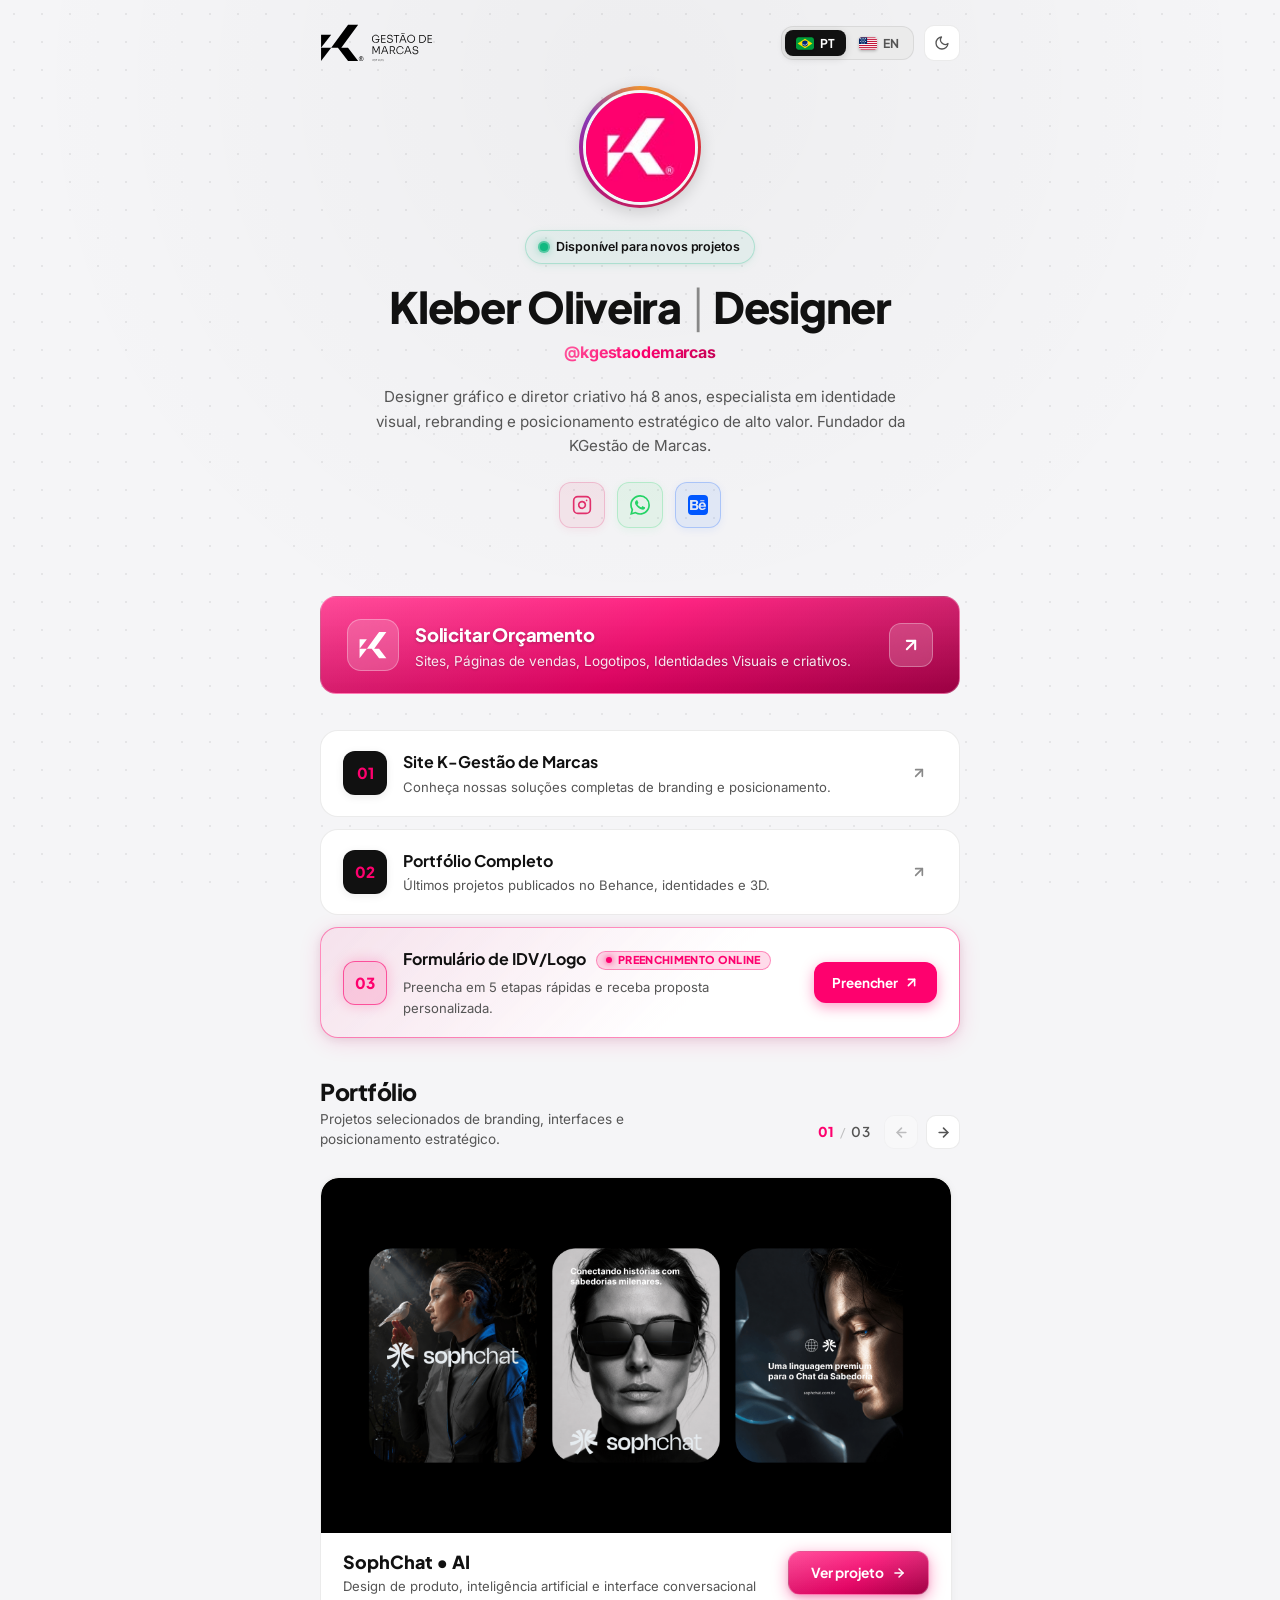
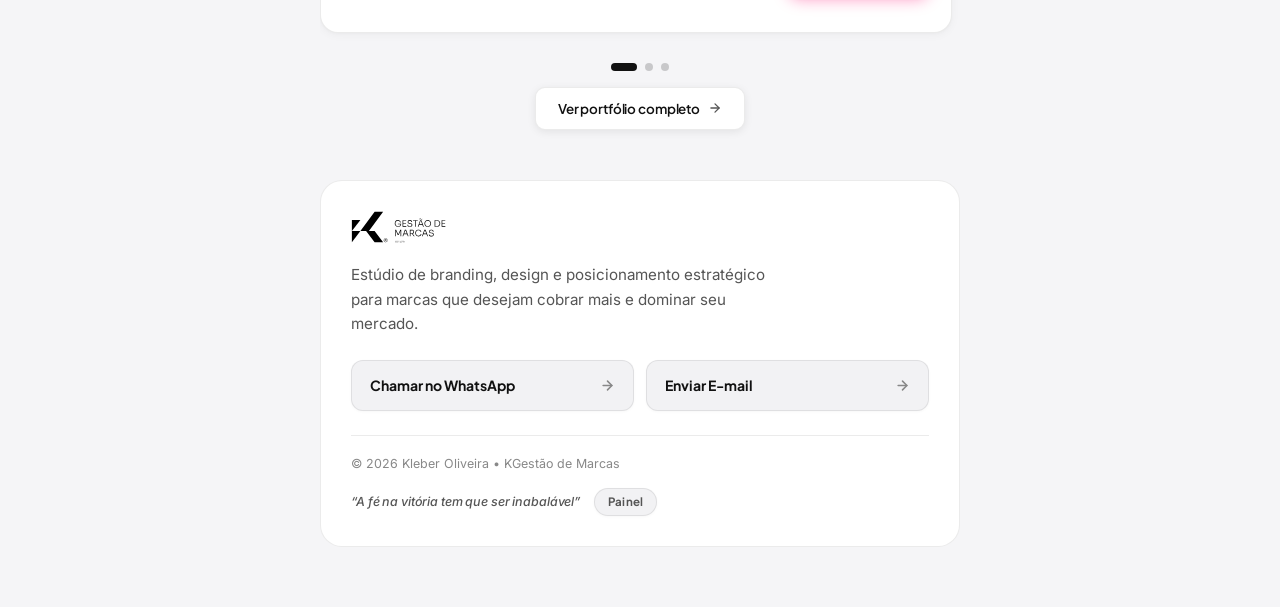
<file: index.html>
<!DOCTYPE html>
<html lang="pt-BR" data-theme="light">
<head>
  <meta charset="utf-8">
  <meta name="viewport" content="width=device-width, initial-scale=1, viewport-fit=cover">
  <title>Kleber Oliveira | Designer & KGestão de Marcas</title>
  <meta name="description" content="Designer gráfico e diretor criativo de marcas. Especialista em identidade visual, rebranding e design estratégico de alto valor.">

  <!-- Favicon / Monograma K Oficial (Preto) -->
  <link rel="icon" type="image/svg+xml" href="data:image/svg+xml,%3Csvg xmlns='http://www.w3.org/2000/svg' viewBox='595 415 250 245'%3E%3Cpolygon fill='%23111111' points='600.16,485.66 600.16,570.57 665.38,485.66'/%3E%3Cpolygon fill='%23111111' points='600.16,655.47 665.38,570.57 600.16,570.57'/%3E%3Cpolygon fill='%23111111' points='774.25,422.05 665.38,570.57 708.85,570.57 774.09,655.47 839.31,655.47 773.99,570.57 730.61,570.57 839.31,422.05'/%3E%3C/svg%3E">

  <!-- Google Fonts: Inter + Plus Jakarta Sans -->
  <link rel="preconnect" href="https://fonts.googleapis.com">
  <link rel="preconnect" href="https://fonts.gstatic.com" crossorigin>
  <link href="https://fonts.googleapis.com/css2?family=Inter:wght@300;400;500;600;700&family=Plus+Jakarta+Sans:wght@400;500;600;700;800&display=swap" rel="stylesheet">

  <!-- Estilos -->
  <link rel="stylesheet" href="assets/css/style.css?v=6">

  <script>
    // Recupera tema do localStorage (Padrão: light / Off-white)
    (function() {
      const savedTheme = localStorage.getItem("kgestao_theme") || "light";
      document.documentElement.setAttribute("data-theme", savedTheme);
    })();
  </script>
</head>
<body>

  <!-- 1. Topbar (Logo Oficial KGestão + Seletor de Idioma com Bandeiras + Tema) -->
  <header class="portal-header">
    <a href="index.html" class="header-logo" title="KGestão de Marcas">
      <!-- Marca Oficial em Off-white (logo-01.svg) -->
      <img src="logo/logo-oficial/logo-01.svg" alt="KGestão de Marcas" class="header-logo-img logo-light">
      <!-- Marca Oficial em Dark Mode (logo-02.svg) -->
      <img src="logo/logo-oficial/logo-02.svg" alt="KGestão de Marcas" class="header-logo-img logo-dark">
    </a>

    <div class="top-controls">
      <!-- Seletor de Idioma em Cápsula com Bandeiras (Idêntico ao Print) -->
      <div class="lang-capsule" role="group" aria-label="Seletor de idioma">
        <button type="button" class="lang-capsule-btn active" id="lang-pt" title="Português">
          <span class="flag-badge">
            <svg class="flag-icon" viewBox="0 0 20 14" width="18" height="13" aria-hidden="true">
              <rect width="20" height="14" rx="2.5" fill="#009c3b"/>
              <polygon points="10,1.8 18.2,7 10,12.2 1.8,7" fill="#ffdf00"/>
              <circle cx="10" cy="7" r="3.2" fill="#002776"/>
              <path d="M 7.1 7.4 A 3.2 3.2 0 0 0 13.0 6.2" stroke="#ffffff" stroke-width="0.75" fill="none" stroke-linecap="round"/>
            </svg>
          </span>
          <span>PT</span>
        </button>
        <button type="button" class="lang-capsule-btn" id="lang-en" title="English">
          <span class="flag-badge">
            <svg class="flag-icon" viewBox="0 0 20 14" width="18" height="13" aria-hidden="true">
              <clipPath id="us-clip-index"><rect width="20" height="14" rx="2.5"/></clipPath>
              <g clip-path="url(#us-clip-index)">
                <rect width="20" height="14" fill="#ffffff"/>
                <rect y="0" width="20" height="1.08" fill="#bf0a30"/>
                <rect y="2.15" width="20" height="1.08" fill="#bf0a30"/>
                <rect y="4.31" width="20" height="1.08" fill="#bf0a30"/>
                <rect y="6.46" width="20" height="1.08" fill="#bf0a30"/>
                <rect y="8.62" width="20" height="1.08" fill="#bf0a30"/>
                <rect y="10.77" width="20" height="1.08" fill="#bf0a30"/>
                <rect y="12.92" width="20" height="1.08" fill="#bf0a30"/>
                <rect width="9" height="7.54" fill="#002868"/>
                <circle cx="2" cy="1.6" r="0.6" fill="#ffffff"/>
                <circle cx="4.5" cy="1.6" r="0.6" fill="#ffffff"/>
                <circle cx="7" cy="1.6" r="0.6" fill="#ffffff"/>
                <circle cx="3.25" cy="3.2" r="0.6" fill="#ffffff"/>
                <circle cx="5.75" cy="3.2" r="0.6" fill="#ffffff"/>
                <circle cx="2" cy="4.8" r="0.6" fill="#ffffff"/>
                <circle cx="4.5" cy="4.8" r="0.6" fill="#ffffff"/>
                <circle cx="7" cy="4.8" r="0.6" fill="#ffffff"/>
                <circle cx="3.25" cy="6.4" r="0.6" fill="#ffffff"/>
                <circle cx="5.75" cy="6.4" r="0.6" fill="#ffffff"/>
              </g>
            </svg>
          </span>
          <span>EN</span>
        </button>
      </div>

      <!-- Alternador de Tema -->
      <button class="btn-icon-top" id="theme-toggle" title="Alternar tema claro/escuro" aria-label="Alternar tema">
        <svg width="16" height="16" viewBox="0 0 24 24" fill="none" stroke="currentColor" stroke-width="2" stroke-linecap="round" stroke-linejoin="round">
          <circle cx="12" cy="12" r="5"></circle>
          <line x1="12" y1="1" x2="12" y2="3"></line>
          <line x1="12" y1="21" x2="12" y2="23"></line>
          <line x1="4.22" y1="4.22" x2="5.64" y2="5.64"></line>
          <line x1="18.36" y1="18.36" x2="19.78" y2="19.78"></line>
          <line x1="1" y1="12" x2="3" y2="12"></line>
          <line x1="21" y1="12" x2="23" y2="12"></line>
          <line x1="4.22" y1="19.78" x2="5.64" y2="18.36"></line>
          <line x1="18.36" y1="5.64" x2="19.78" y2="4.22"></line>
        </svg>
      </button>
    </div>
  </header>

  <!-- 2. Hero Profile (Foto Oficial do Instagram, Status, Nome e Redes) -->
  <section class="hero-profile">
    <!-- Foto Oficial do Perfil com Anel de Stories do Instagram -->
    <a href="https://www.instagram.com/kgestaodemarcas/" target="_blank" rel="noopener" class="avatar-ring-wrap" title="Ver Stories no Instagram (@kgestaodemarcas)" aria-label="Ver Stories no Instagram">
      <img src="assets/img/profile-instagram.jpg" alt="K - Gestão de Marcas" class="avatar-img" onerror="this.src='logo/identidade-visual/04.jpg'">
    </a>

    <!-- Pílula de Status Pulsante -->
    <div class="status-pill" title="Status: Disponível para novos projetos">
      <span class="status-dot-pulse" aria-hidden="true"></span>
      <span data-i18n="status_available">Disponível para novos projetos</span>
    </div>

    <!-- Título Principal com Separador | -->
    <h1 class="hero-name-title">
      <span data-i18n="hero_title">Kleber Oliveira</span> <span class="divider">|</span> <span data-i18n="hero_role">Designer</span>
    </h1>

    <!-- Handle Oficial do Instagram com Efeito de Brilho Dinâmico -->
    <a href="https://www.instagram.com/kgestaodemarcas/" target="_blank" rel="noopener" class="hero-handle" id="hero-handle" title="Instagram @kgestaodemarcas">
      @kgestaodemarcas
    </a>

    <!-- Biografia -->
    <p class="hero-bio" data-i18n="hero_bio">
      Designer gráfico e diretor criativo há 8 anos, especialista em identidade visual, rebranding e posicionamento estratégico de alto valor. Fundador da KGestão de Marcas.
    </p>

    <!-- Linha de Ícones Sociais Interativos Coloridos por Marca -->
    <div class="social-icons-row">
      <!-- Instagram Oficial (@kgestaodemarcas) -->
      <a href="https://www.instagram.com/kgestaodemarcas/" target="_blank" rel="noopener" class="social-btn social-instagram" title="Instagram • @kgestaodemarcas" aria-label="Instagram">
        <svg class="social-icon" width="20" height="20" viewBox="0 0 24 24" fill="none" stroke="currentColor" stroke-width="2" stroke-linecap="round" stroke-linejoin="round">
          <rect x="2" y="2" width="20" height="20" rx="5" ry="5"></rect>
          <path d="M16 11.37A4 4 0 1 1 12.63 8 4 4 0 0 1 16 11.37z"></path>
          <line x1="17.5" y1="6.5" x2="17.51" y2="6.5"></line>
        </svg>
      </a>

      <!-- WhatsApp Oficial -->
      <a href="https://wa.me/5511983467706" target="_blank" rel="noopener" class="social-btn social-whatsapp" title="WhatsApp • Fale Conosco" aria-label="WhatsApp">
        <svg class="social-icon" width="20" height="20" viewBox="0 0 24 24" fill="currentColor">
          <path d="M17.472 14.382c-.297-.149-1.758-.867-2.03-.967-.273-.099-.471-.148-.67.15-.197.297-.767.966-.94 1.164-.173.199-.347.223-.644.075-.297-.15-1.255-.463-2.39-1.475-.883-.788-1.48-1.761-1.653-2.059-.173-.297-.018-.458.13-.606.134-.133.298-.347.446-.52.149-.174.198-.298.298-.497.099-.198.05-.371-.025-.52-.075-.149-.669-1.612-.916-2.207-.242-.579-.487-.5-.669-.51-.173-.008-.371-.01-.57-.01-.198 0-.52.074-.792.372-.272.297-1.04 1.016-1.04 2.479 0 1.462 1.065 2.875 1.213 3.074.149.198 2.096 3.2 5.077 4.487.709.306 1.262.489 1.694.625.712.227 1.36.195 1.871.118.571-.085 1.758-.719 2.006-1.413.248-.694.248-1.289.173-1.413-.074-.124-.272-.198-.57-.347m-5.421 7.403h-.004a9.87 9.87 0 01-5.031-1.378l-.361-.214-3.741.982.998-3.648-.235-.374a9.86 9.86 0 01-1.51-5.26c.001-5.45 4.436-9.884 9.888-9.884 2.64 0 5.122 1.03 6.988 2.898a9.825 9.825 0 012.893 6.994c-.003 5.45-4.437 9.884-9.885 9.884m8.413-18.297A11.815 11.815 0 0012.05 0C5.495 0 .16 5.335.157 11.892c0 2.096.547 4.142 1.588 5.945L.057 24l6.305-1.654a11.882 11.882 0 005.683 1.448h.005c6.554 0 11.89-5.335 11.893-11.893a11.821 11.821 0 00-3.48-8.414z"/>
        </svg>
      </a>

      <!-- Behance Oficial -->
      <a href="https://www.behance.net/kleberoliveirapsd" target="_blank" rel="noopener" class="social-btn social-behance" title="Behance • @kleberoliveirapsd" aria-label="Behance">
        <svg class="social-icon" width="20" height="20" viewBox="0 0 31.492 31.492" fill="currentColor">
          <path d="M12.033,16.98c-0.382-0.176-0.919-0.264-1.608-0.272H6.97V21h3.4c0.699,0,1.24-0.092,1.631-0.283 c0.703-0.35,1.057-1.019,1.057-2.01C13.058,17.87,12.717,17.293,12.033,16.98z"/>
          <path d="M12.077,13.645c0.435-0.265,0.651-0.736,0.651-1.415c0-0.749-0.286-1.246-0.863-1.485c-0.496-0.165-1.131-0.251-1.9-0.251 H6.97v3.551h3.405C11.074,14.044,11.641,13.911,12.077,13.645z"/>
          <path d="M22.516,13.941c-0.775,0-1.375,0.224-1.801,0.661c-0.427,0.439-0.693,1.033-0.803,1.785h5.195 c-0.059-0.799-0.326-1.407-0.808-1.82C23.822,14.15,23.227,13.941,22.516,13.941z"/>
          <path d="M0,0v31.492h31.492V0H0z M19.249,8.366h6.481v1.61h-6.481V8.366z M15.734,21.504c-0.306,0.502-0.685,0.924-1.14,1.266 c-0.513,0.394-1.119,0.664-1.816,0.808c-0.699,0.146-1.457,0.218-2.271,0.218H3.256V7.7h7.775 c1.958,0.029,3.348,0.597,4.168,1.714c0.493,0.685,0.736,1.504,0.736,2.456c0,0.987-0.247,1.773-0.745,2.37 c-0.275,0.337-0.684,0.641-1.225,0.916c0.819,0.302,1.44,0.771,1.855,1.423c0.418,0.646,0.627,1.435,0.627,2.356 C16.448,19.891,16.214,20.748,15.734,21.504z M28.234,18.377h-8.396c0.047,1.159,0.446,1.969,1.206,2.434 c0.457,0.291,1.012,0.432,1.661,0.432c0.687,0,1.241-0.173,1.673-0.527c0.234-0.188,0.439-0.455,0.618-0.791h3.077 c-0.08,0.685-0.45,1.377-1.117,2.084c-1.03,1.121-2.477,1.684-4.335,1.684c-1.536,0-2.888-0.477-4.062-1.42 c-1.17-0.946-1.76-2.485-1.76-4.618c0-1.999,0.528-3.531,1.587-4.597c1.063-1.066,2.435-1.598,4.125-1.598 c1.003,0,1.905,0.179,2.712,0.537c0.803,0.362,1.467,0.93,1.988,1.708c0.475,0.687,0.777,1.48,0.921,2.387 C28.214,16.615,28.249,17.379,28.234,18.377z"/>
        </svg>
      </a>
    </div>
  </section>

  <!-- 3. Card de Destaque com Degradê do Rosa Oficial da Foto de Perfil (#FE016E) -->
  <section class="main-cta-card">
    <a href="https://wa.me/5511983467706?text=Ol%C3%A1%2C%20Kleber!%20Gostaria%20de%20solicitar%20um%20or%C3%A7amento." target="_blank" rel="noopener" class="cta-banner" title="Solicitar Orçamento no WhatsApp">
      <div class="cta-left">
        <div class="cta-icon-box">
          <!-- Monograma Branco K -->
          <svg viewBox="595 415 250 245" width="28" height="28" style="color: #ffffff;">
            <polygon fill="currentColor" points="600.16,485.66 600.16,570.57 665.38,485.66"/>
            <polygon fill="currentColor" points="600.16,655.47 665.38,570.57 600.16,570.57"/>
            <polygon fill="currentColor" points="774.25,422.05 665.38,570.57 708.85,570.57 774.09,655.47 839.31,655.47 773.99,570.57 730.61,570.57 839.31,422.05"/>
          </svg>
        </div>
        <div class="cta-text-wrap">
          <div class="cta-title" data-i18n="cta_title">Solicitar Orçamento</div>
          <div class="cta-subtitle" data-i18n="cta_subtitle">Sites, Páginas de vendas, Logotipos, Identidades Visuais e criativos.</div>
        </div>
      </div>
      <div class="cta-arrow-btn">
        <svg width="20" height="20" viewBox="0 0 24 24" fill="none" stroke="currentColor" stroke-width="2.5" stroke-linecap="round" stroke-linejoin="round"><line x1="7" y1="17" x2="17" y2="7"></line><polyline points="7 7 17 7 17 17"></polyline></svg>
      </div>
    </a>
  </section>

  <!-- 4. Cards Numerados de Acesso Rápido (01, 02, 03) -->
  <section class="numbered-cards-group">
    <!-- Card 01: Site K-Gestão de Marcas -->
    <a href="https://kgestao.com.br" target="_blank" rel="noopener" class="numbered-item-card" title="Site K-Gestão de Marcas">
      <div class="numbered-left">
        <div class="number-square">01</div>
        <div class="numbered-content">
          <div class="numbered-title" data-i18n="card1_title">Site K-Gestão de Marcas</div>
          <div class="numbered-desc" data-i18n="card1_desc">Conheça nossas soluções completas de branding e posicionamento.</div>
        </div>
      </div>
      <div class="arrow-icon-square">
        <svg width="16" height="16" viewBox="0 0 24 24" fill="none" stroke="currentColor" stroke-width="2.5" stroke-linecap="round" stroke-linejoin="round"><line x1="7" y1="17" x2="17" y2="7"></line><polyline points="7 7 17 7 17 17"></polyline></svg>
      </div>
    </a>

    <!-- Card 02: Portfólio Completo -->
    <a href="https://www.behance.net/kleberoliveirapsd" target="_blank" rel="noopener" class="numbered-item-card" title="Portfólio Completo">
      <div class="numbered-left">
        <div class="number-square">02</div>
        <div class="numbered-content">
          <div class="numbered-title" data-i18n="card2_title">Portfólio Completo</div>
          <div class="numbered-desc" data-i18n="card2_desc">Últimos projetos publicados no Behance, identidades e 3D.</div>
        </div>
      </div>
      <div class="arrow-icon-square">
        <svg width="16" height="16" viewBox="0 0 24 24" fill="none" stroke="currentColor" stroke-width="2.5" stroke-linecap="round" stroke-linejoin="round"><line x1="7" y1="17" x2="17" y2="7"></line><polyline points="7 7 17 7 17 17"></polyline></svg>
      </div>
    </a>

    <!-- Card 03: Formulário de IDV/Logo (Destaque Principal de Conversão) -->
    <a href="briefing.html" class="numbered-item-card featured-form-card" title="Formulário de IDV/Logo">
      <div class="numbered-left">
        <div class="number-square number-square-featured">03</div>
        <div class="numbered-content">
          <div class="numbered-title-row">
            <span class="numbered-title" data-i18n="card3_title">Formulário de IDV/Logo</span>
            <span class="highlight-chip-pulse">
              <span class="pulse-dot"></span>
              <span data-i18n="card3_chip">Preenchimento Online</span>
            </span>
          </div>
          <div class="numbered-desc" data-i18n="card3_desc">Preencha em 5 etapas rápidas e receba proposta personalizada.</div>
        </div>
      </div>
      <div class="form-cta-pill">
        <span data-i18n="card3_btn">Preencher</span>
        <svg width="15" height="15" viewBox="0 0 24 24" fill="none" stroke="currentColor" stroke-width="2.5" stroke-linecap="round" stroke-linejoin="round"><line x1="7" y1="17" x2="17" y2="7"></line><polyline points="7 7 17 7 17 17"></polyline></svg>
      </div>
    </a>
  </section>

  <!-- 5. Seção de Portfólio com Sincronização Automática do Behance -->
  <section class="portfolio-section" id="portfolio-section">
    <div class="section-head-line">
      <div class="section-head-left">
        <h2 class="section-head-title" data-i18n="portfolio_title">Portfólio</h2>
        <p class="section-head-subtitle" data-i18n="portfolio_subtitle">Projetos selecionados de branding, interfaces e posicionamento estratégico.</p>
      </div>
      <div class="section-head-right">
        <span class="section-counter" id="carousel-counter"><span class="counter-curr">01</span> <span class="counter-div">/</span> <span class="counter-tot">03</span></span>
        <div class="carousel-nav-arrows">
          <button type="button" class="carousel-arrow-btn" id="carousel-prev" title="Projeto anterior" aria-label="Anterior">
            <svg width="15" height="15" viewBox="0 0 24 24" fill="none" stroke="currentColor" stroke-width="2.5" stroke-linecap="round" stroke-linejoin="round"><line x1="19" y1="12" x2="5" y2="12"></line><polyline points="12 19 5 12 12 5"></polyline></svg>
          </button>
          <button type="button" class="carousel-arrow-btn" id="carousel-next" title="Próximo projeto" aria-label="Próximo">
            <svg width="15" height="15" viewBox="0 0 24 24" fill="none" stroke="currentColor" stroke-width="2.5" stroke-linecap="round" stroke-linejoin="round"><line x1="5" y1="12" x2="19" y2="12"></line><polyline points="12 5 19 12 12 19"></polyline></svg>
          </button>
        </div>
      </div>
    </div>

    <!-- Carrossel Arrastável Horizontal -->
    <div class="portfolio-carousel-wrapper">
      <div class="showcase-cards-list" id="portfolio-carousel">
        <!-- Card 1: SophChat • AI -->
        <article class="showcase-item-card">
          <a href="https://www.behance.net/gallery/253025285/SophChat-AI" target="_blank" rel="noopener" class="showcase-img-wrap" title="Ver SophChat • AI">
            <img src="assets/img/project-sophchat.png?v=3" alt="SophChat • AI" class="showcase-img">
          </a>
          <div class="showcase-info-bar">
            <div class="showcase-title-box">
              <span class="showcase-proj-name">SophChat • AI</span>
              <span class="showcase-proj-desc">Design de produto, inteligência artificial e interface conversacional</span>
            </div>
            <a href="https://www.behance.net/gallery/253025285/SophChat-AI" target="_blank" rel="noopener" class="showcase-action-btn-pink" title="Ver projeto">
              <span data-i18n="portfolio_view_project">Ver projeto</span>
              <svg width="14" height="14" viewBox="0 0 24 24" fill="none" stroke="currentColor" stroke-width="2.5" stroke-linecap="round" stroke-linejoin="round"><line x1="5" y1="12" x2="19" y2="12"></line><polyline points="12 5 19 12 12 19"></polyline></svg>
            </a>
          </div>
        </article>

        <!-- Card 2: Branding • LTX Academy -->
        <article class="showcase-item-card">
          <a href="https://www.behance.net/gallery/217478407/Branding-LTX-Academy" target="_blank" rel="noopener" class="showcase-img-wrap" title="Ver Branding • LTX Academy">
            <img src="assets/img/project-ltx.png?v=3" alt="Branding • LTX Academy" class="showcase-img">
          </a>
          <div class="showcase-info-bar">
            <div class="showcase-title-box">
              <span class="showcase-proj-name">Branding • LTX Academy</span>
              <span class="showcase-proj-desc">Identidade visual corporativa, tipografia suíça e ecossistema financeiro</span>
            </div>
            <a href="https://www.behance.net/gallery/217478407/Branding-LTX-Academy" target="_blank" rel="noopener" class="showcase-action-btn-pink" title="Ver projeto">
              <span data-i18n="portfolio_view_project">Ver projeto</span>
              <svg width="14" height="14" viewBox="0 0 24 24" fill="none" stroke="currentColor" stroke-width="2.5" stroke-linecap="round" stroke-linejoin="round"><line x1="5" y1="12" x2="19" y2="12"></line><polyline points="12 5 19 12 12 19"></polyline></svg>
            </a>
          </div>
        </article>

        <!-- Card 3: CRMax • Brand & Posicionamento -->
        <article class="showcase-item-card">
          <a href="https://www.behance.net/gallery/240446989/CRMax-Brand" target="_blank" rel="noopener" class="showcase-img-wrap" title="Ver CRMax • Brand">
            <img src="assets/img/project-crmax.png?v=3" alt="CRMax • Brand & Posicionamento" class="showcase-img">
          </a>
          <div class="showcase-info-bar">
            <div class="showcase-title-box">
              <span class="showcase-proj-name">CRMax • Brand & Posicionamento</span>
              <span class="showcase-proj-desc">Posicionamento de alto valor, design minimalista e identidade de marca</span>
            </div>
            <a href="https://www.behance.net/gallery/240446989/CRMax-Brand" target="_blank" rel="noopener" class="showcase-action-btn-pink" title="Ver projeto">
              <span data-i18n="portfolio_view_project">Ver projeto</span>
              <svg width="14" height="14" viewBox="0 0 24 24" fill="none" stroke="currentColor" stroke-width="2.5" stroke-linecap="round" stroke-linejoin="round"><line x1="5" y1="12" x2="19" y2="12"></line><polyline points="12 5 19 12 12 19"></polyline></svg>
            </a>
          </div>
        </article>
      </div>
    </div>

    <!-- Indicadores de Pontos (Dots de Paginação) -->
    <div class="carousel-dots-wrap" id="carousel-dots">
      <button class="carousel-dot active" data-index="0" aria-label="Slide 1"></button>
      <button class="carousel-dot" data-index="1" aria-label="Slide 2"></button>
      <button class="carousel-dot" data-index="2" aria-label="Slide 3"></button>
    </div>

    <!-- Botão Destacado: Ver Portfólio Completo -->
    <div class="portfolio-full-action">
      <a href="https://www.behance.net/kleberoliveirapsd" target="_blank" rel="noopener" class="btn-full-portfolio" id="btn-full-portfolio" title="Ver portfólio completo">
        <span data-i18n="portfolio_view_all">Ver Portfólio Completo</span>
        <svg width="14" height="14" viewBox="0 0 24 24" fill="none" stroke="currentColor" stroke-width="2.2" stroke-linecap="round" stroke-linejoin="round">
          <line x1="5" y1="12" x2="19" y2="12"></line>
          <polyline points="12 5 19 12 12 19"></polyline>
        </svg>
      </a>
    </div>
  </section>

  <!-- 6. Footer Card -->
  <footer class="portal-footer">
    <div class="footer-glass-box">
      <div class="footer-top-row">
        <div class="footer-logo-lockup">
          <img src="logo/logo-oficial/logo-01.svg" alt="KGestão de Marcas" class="header-logo-img logo-light" style="height: 32px;">
          <img src="logo/logo-oficial/logo-02.svg" alt="KGestão de Marcas" class="header-logo-img logo-dark" style="height: 32px;">
        </div>
      </div>
      <p class="footer-tagline" data-i18n="footer_tagline">
        Estúdio de branding, design e posicionamento estratégico para marcas que desejam cobrar mais e dominar seu mercado.
      </p>
      <div class="footer-action-pills">
        <a href="https://wa.me/5511983467706" target="_blank" rel="noopener" class="footer-pill-btn">
          <span data-i18n="footer_btn_wa">Chamar no WhatsApp</span>
          <svg width="15" height="15" viewBox="0 0 24 24" fill="none" stroke="currentColor" stroke-width="2.5" stroke-linecap="round" stroke-linejoin="round"><line x1="5" y1="12" x2="19" y2="12"></line><polyline points="12 5 19 12 12 19"></polyline></svg>
        </a>
        <a href="mailto:contato@kgestao.com.br" class="footer-pill-btn">
          <span data-i18n="footer_btn_email">Enviar E-mail</span>
          <svg width="15" height="15" viewBox="0 0 24 24" fill="none" stroke="currentColor" stroke-width="2.5" stroke-linecap="round" stroke-linejoin="round"><line x1="5" y1="12" x2="19" y2="12"></line><polyline points="12 5 19 12 12 19"></polyline></svg>
        </a>
      </div>
      <div class="footer-bottom-info">
        <span data-i18n="footer_copy">© 2026 Kleber Oliveira • KGestão de Marcas</span>
        <div class="footer-bottom-right">
          <span class="footer-motto">“A fé na vitória tem que ser inabalável”</span>
          <a href="login.html" class="footer-painel-btn" title="Área do Diretor (Login Restrito)">Painel</a>
        </div>
      </div>
    </div>
  </footer>

  <!-- Scripts -->
  <script src="config.js"></script>
  <script src="assets/js/i18n.js"></script>
  <script src="assets/js/behance-sync.js"></script>

  <!-- Lógica de Alternância de Tema e Efeito de Brilho Dinâmico -->
  <script>
    // 1. Tema Claro (Off-white) / Escuro (Preto Neutro)
    const themeBtn = document.getElementById("theme-toggle");
    function syncThemeToggleIcon(theme) {
      if (!themeBtn) return;
      if (theme === "dark") {
        themeBtn.innerHTML = `<svg width="16" height="16" viewBox="0 0 24 24" fill="none" stroke="currentColor" stroke-width="2" stroke-linecap="round" stroke-linejoin="round"><circle cx="12" cy="12" r="5"></circle><line x1="12" y1="1" x2="12" y2="3"></line><line x1="12" y1="21" x2="12" y2="23"></line><line x1="4.22" y1="4.22" x2="5.64" y2="5.64"></line><line x1="18.36" y1="18.36" x2="19.78" y2="19.78"></line><line x1="1" y1="12" x2="3" y2="12"></line><line x1="21" y1="12" x2="23" y2="12"></line><line x1="4.22" y1="19.78" x2="5.64" y2="18.36"></line><line x1="18.36" y1="5.64" x2="19.78" y2="4.22"></line></svg>`;
        themeBtn.title = "Mudar para modo Off-white";
        themeBtn.setAttribute("aria-label", "Mudar para modo Off-white");
      } else {
        themeBtn.innerHTML = `<svg width="16" height="16" viewBox="0 0 24 24" fill="none" stroke="currentColor" stroke-width="2" stroke-linecap="round" stroke-linejoin="round"><path d="M21 12.79A9 9 0 1 1 11.21 3 7 7 0 0 0 21 12.79z"></path></svg>`;
        themeBtn.title = "Mudar para modo escuro";
        themeBtn.setAttribute("aria-label", "Mudar para modo escuro");
      }
    }

    if (themeBtn) {
      syncThemeToggleIcon(document.documentElement.getAttribute("data-theme") || "light");
      themeBtn.onclick = () => {
        const cur = document.documentElement.getAttribute("data-theme") || "light";
        const next = cur === "dark" ? "light" : "dark";
        document.documentElement.setAttribute("data-theme", next);
        localStorage.setItem("kgestao_theme", next);
        syncThemeToggleIcon(next);
      };
    }

    // 2. Efeito de Brilho que acompanha o Mouse em @kgestaodemarcas
    (function initHandleMouseGlow() {
      const handle = document.getElementById("hero-handle") || document.querySelector(".hero-handle");
      if (!handle) return;

      let rafId = null;
      function setCoords(clientX, clientY) {
        if (rafId) cancelAnimationFrame(rafId);
        rafId = requestAnimationFrame(() => {
          const rect = handle.getBoundingClientRect();
          const x = clientX - rect.left;
          const y = clientY - rect.top;
          handle.style.setProperty("--mouse-x", `${x}px`);
          handle.style.setProperty("--mouse-y", `${y}px`);
        });
      }

      handle.addEventListener("mousemove", (e) => {
        setCoords(e.clientX, e.clientY);
      });

      handle.addEventListener("mouseleave", () => {
        if (rafId) cancelAnimationFrame(rafId);
        handle.style.setProperty("--mouse-x", "-999px");
        handle.style.setProperty("--mouse-y", "-999px");
      });

      handle.addEventListener("touchmove", (e) => {
        if (e.touches && e.touches[0]) {
          setCoords(e.touches[0].clientX, e.touches[0].clientY);
        }
      }, { passive: true });

      handle.addEventListener("touchend", () => {
        if (rafId) cancelAnimationFrame(rafId);
        handle.style.setProperty("--mouse-x", "-999px");
        handle.style.setProperty("--mouse-y", "-999px");
      });
    })();
  </script>
</body>
</html>
</file>
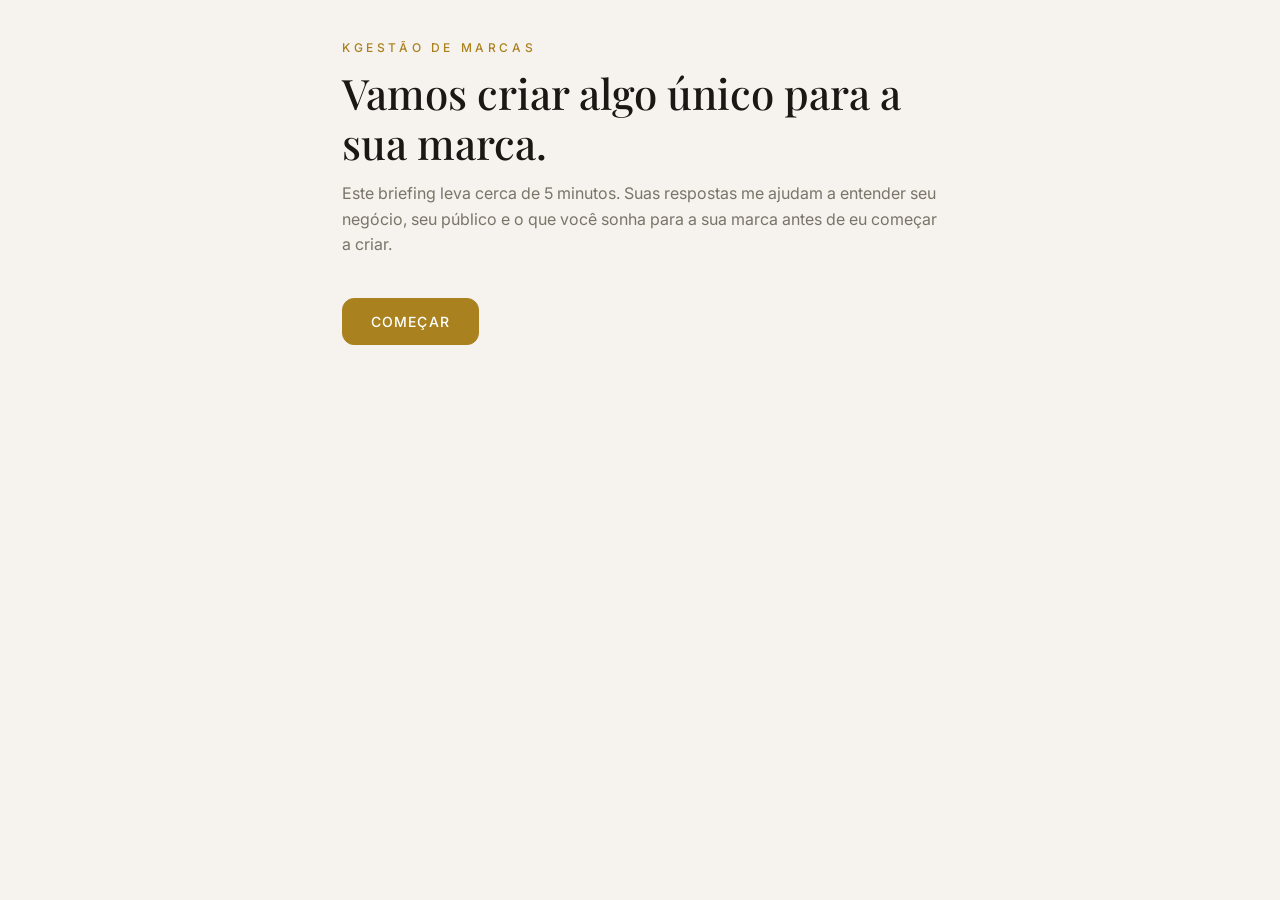
<file: briefing-premium.html>
<!DOCTYPE html>
<html lang="pt-BR">
<head>
<meta charset="utf-8">
<meta name="viewport" content="width=device-width, initial-scale=1, viewport-fit=cover">
<title>Briefing | KGestão de Marcas</title>
<link href="https://fonts.googleapis.com/css2?family=Inter:wght@400;500&family=Playfair+Display:wght@500;600&display=swap" rel="stylesheet">
<style>
:root{--bg:#f6f3ee;--card:#fff;--tx:#1a1814;--mut:#7a7469;--ln:#e4ded3;--ac:#a9811f;--acx:#fff;box-sizing:border-box;padding-top:env(safe-area-inset-top,0px);padding-bottom:env(safe-area-inset-bottom,0px)}
@media (prefers-color-scheme:dark){:root:not([data-theme="light"]){--bg:#0e0d0b;--card:#17150f;--tx:#f2ede3;--mut:#9a9385;--ln:#2c281e;--ac:#d4af37;--acx:#0e0d0b}}
:root[data-theme="dark"]{--bg:#0e0d0b;--card:#17150f;--tx:#f2ede3;--mut:#9a9385;--ln:#2c281e;--ac:#d4af37;--acx:#0e0d0b}
*{box-sizing:border-box}
html,body{margin:0;min-height:100%}
body{background:var(--bg);color:var(--tx);font:16px/1.6 Inter,system-ui,sans-serif}
main{max-width:640px;margin:0 auto;padding:40px 22px 64px}
.brand{font:500 12px Inter,sans-serif;letter-spacing:.3em;text-transform:uppercase;color:var(--ac)}
h1,h2{font-family:"Playfair Display",Georgia,serif;font-weight:500;line-height:1.2;margin:.3em 0}
h1{font-size:clamp(30px,7vw,42px)}
h2{font-size:clamp(26px,6vw,34px)}
.sub{color:var(--mut);margin:0 0 28px}
.bar{height:2px;background:var(--ln);margin:26px 0 8px}
.bar i{display:block;height:100%;background:var(--ac);transition:width .4s}
.cnt{font-size:12px;color:var(--mut);letter-spacing:.12em;text-transform:uppercase}
.fld{margin:26px 0}
label{display:block;font-weight:500;margin-bottom:8px}
input,textarea,select{width:100%;background:transparent;color:var(--tx);border:0;border-bottom:1px solid var(--ln);padding:10px 2px;font:inherit;border-radius:0;outline:0}
textarea{resize:vertical;min-height:84px}
select option{background:var(--card);color:var(--tx)}
input:focus,textarea:focus,select:focus{border-color:var(--ac)}
.chips{display:flex;flex-wrap:wrap;gap:8px}
.chip{border:1px solid var(--ln);background:transparent;color:var(--tx);padding:8px 16px;border-radius:8px;font:inherit;font-size:14px;cursor:pointer}
.chip.on{background:var(--ac);color:var(--acx);border-color:var(--ac)}
.nav{display:flex;gap:12px;margin-top:40px;flex-wrap:wrap}
.btn{border:1px solid var(--ac);background:var(--ac);color:var(--acx);padding:14px 28px;border-radius:12px;font:500 14px Inter,sans-serif;letter-spacing:.08em;text-transform:uppercase;cursor:pointer;text-decoration:none;display:inline-block;text-align:center}
.btn.g{background:transparent;color:var(--tx);border-color:var(--ln)}
.err{color:#c0392b;font-size:13px;margin-top:6px}
.sum{width:100%;min-height:260px;border:1px solid var(--ln);padding:14px;font-size:14px;background:var(--card);line-height:1.5}
.ok{font-size:13px;color:var(--ac);min-height:20px;margin-top:10px}
</style>
</head>
<body>
<main id="app"></main>
<script>
// >>> EDITE AQUI: seu WhatsApp (com 55 + DDD) e seu e-mail
var WHATS="5511999999999", EMAIL="contato@seudominio.com.br", MARCA="KGestão de Marcas";

var STEPS=[
{t:"Sobre você",d:"Vamos começar pelo básico.",f:[
 ["nome","Seu nome","text",1],["empresa","Nome da marca ou empresa","text"],["contato","WhatsApp (com DDD)","text",1],["site","Instagram ou site (se tiver)","text"]]},
{t:"O projeto",d:"Conte o que você imagina para a sua marca.",f:[
 ["tipo","O que você precisa?","chips",0,["Identidade visual","Rebranding","Logotipo","Social media","Embalagens","Site / Landing page","Outro"]],
 ["negocio","O que sua marca faz e há quanto tempo existe?","area"],
 ["motivo","Por que esse projeto, e por que agora?","area"]]},
{t:"Público e posicionamento",d:"Quanto mais claro aqui, mais certeiro fica o resultado.",f:[
 ["publico","Quem é o seu cliente ideal?","area"],
 ["dif","O que torna sua marca diferente das outras?","area"],
 ["concorr","Cite 2 ou 3 concorrentes ou marcas que você admira","area"]]},
{t:"Estilo e personalidade",d:"Aqui entra a sensação que a marca deve causar.",f:[
 ["pers","Como sua marca deve ser percebida?","chips",0,["Premium","Moderna","Acolhedora","Ousada","Minimalista","Divertida","Séria","Natural"]],
 ["cores","Cores que você ama (ou quer evitar)","text"],
 ["ref","Links ou referências visuais que te inspiram","area"]]},
{t:"Prazo e investimento",d:"Para alinhar expectativas desde o início.",f:[
 ["prazo","Para quando você precisa?","select",0,["Urgente (até 15 dias)","Até 30 dias","1 a 3 meses","Sem pressa"]],
 ["verba","Faixa de investimento prevista","select",0,["Ainda não sei","Até R$ 1.000","R$ 1.000 a R$ 3.000","R$ 3.000 a R$ 6.000","Acima de R$ 6.000"]],
 ["extra","Mais alguma coisa que eu deva saber?","area"]]}
];
var S={},step=0,app=document.getElementById("app");
try{S=JSON.parse(localStorage.getItem("brf")||"{}")}catch(e){}
function save(){try{localStorage.setItem("brf",JSON.stringify(S))}catch(e){}}
function esc(s){return String(s==null?"":s).replace(/[&<>"]/g,function(c){return{"&":"&amp;","<":"&lt;",">":"&gt;",'"':"&quot;"}[c]})}
function head(){return '<div class="brand">'+MARCA+'</div>'}

function intro(){
 app.innerHTML=head()+'<h1>Vamos criar algo único para a sua marca.</h1><p class="sub">Este briefing leva cerca de 5 minutos. Suas respostas me ajudam a entender seu negócio, seu público e o que você sonha para a sua marca antes de eu começar a criar.</p><div class="nav"><button class="btn" id="go">Começar</button></div>';
 document.getElementById("go").onclick=function(){step=0;render()};
}
function render(){
 var s=STEPS[step],h=head()+'<div class="bar"><i style="width:'+((step+1)/(STEPS.length+1)*100)+'%"></i></div><div class="cnt">Etapa '+(step+1)+' de '+STEPS.length+'</div><h2>'+s.t+'</h2><p class="sub">'+s.d+'</p>';
 s.f.forEach(function(f){
  var k=f[0],v=S[k]||"";
  h+='<div class="fld"><label for="'+k+'">'+f[1]+(f[3]?" *":"")+'</label>';
  if(f[2]=="text")h+='<input id="'+k+'" value="'+esc(v)+'">';
  else if(f[2]=="area")h+='<textarea id="'+k+'">'+esc(v)+'</textarea>';
  else if(f[2]=="select")h+='<select id="'+k+'"><option value="">Selecione</option>'+f[4].map(function(o){return'<option'+(v==o?" selected":"")+'>'+o+'</option>'}).join("")+'</select>';
  else h+='<div class="chips" data-k="'+k+'">'+f[4].map(function(o){return'<button type="button" class="chip'+((S[k]||[]).indexOf(o)>-1?" on":"")+'">'+o+'</button>'}).join("")+'</div>';
  h+='<div class="err" id="e_'+k+'"></div></div>';
 });
 h+='<div class="nav">'+(step?'<button class="btn g" id="bk">Voltar</button>':'')+'<button class="btn" id="nx">'+(step==STEPS.length-1?"Revisar":"Continuar")+'</button></div>';
 app.innerHTML=h;window.scrollTo(0,0);
 Array.prototype.forEach.call(app.querySelectorAll(".chips"),function(c){
  Array.prototype.forEach.call(c.children,function(b){b.onclick=function(){
   var k=c.dataset.k,a=S[k]||[],i=a.indexOf(b.textContent);
   if(i>-1)a.splice(i,1);else a.push(b.textContent);
   S[k]=a;b.classList.toggle("on");save()}})});
 document.getElementById("nx").onclick=next;
 if(step)document.getElementById("bk").onclick=function(){collect();step--;render()};
}
function collect(){STEPS[step].f.forEach(function(f){var e=document.getElementById(f[0]);if(e&&f[2]!="chips")S[f[0]]=e.value.trim()});save()}
function next(){
 collect();var ok=true;
 STEPS[step].f.forEach(function(f){if(f[3]&&!S[f[0]]){document.getElementById("e_"+f[0]).textContent="Preencha este campo para continuar.";ok=false}});
 if(!ok)return;
 if(step<STEPS.length-1){step++;render()}else review();
}
function build(){
 var t="BRIEFING - "+(S.empresa||S.nome)+"\n";
 STEPS.forEach(function(s){t+="\n== "+s.t.toUpperCase()+" ==\n";
  s.f.forEach(function(f){var v=S[f[0]];if(Array.isArray(v))v=v.join(", ");if(v)t+=f[1]+"\n"+v+"\n\n"})});
 return t.trim();
}
function review(){
 var t=build();
 app.innerHTML=head()+'<div class="bar"><i style="width:100%"></i></div><div class="cnt">Última etapa</div><h2>Revise e envie</h2><p class="sub">Confira suas respostas. Para enviar, escolha uma das opções abaixo.</p><textarea class="sum" id="sum" readonly>'+esc(t)+'</textarea><div class="nav"><a class="btn" id="wa" target="_blank" rel="noopener" href="https://wa.me/'+WHATS+'?text='+encodeURIComponent(t)+'">Enviar por WhatsApp</a><a class="btn g" href="mailto:'+EMAIL+'?subject='+encodeURIComponent("Briefing - "+(S.empresa||S.nome))+'&body='+encodeURIComponent(t)+'">Enviar por e-mail</a><button class="btn g" id="cp">Copiar respostas</button><button class="btn g" id="ed">Editar</button></div><div class="ok" id="ok"></div>';
 document.getElementById("ed").onclick=function(){step=0;render()};
 document.getElementById("cp").onclick=function(){
  var ta=document.getElementById("sum"),m=document.getElementById("ok");ta.select();
  function done(){m.textContent="Respostas copiadas."}
  try{navigator.clipboard.writeText(t).then(done,function(){document.execCommand("copy");done()})}catch(e){try{document.execCommand("copy");done()}catch(x){m.textContent="Selecione o texto e copie manualmente."}}};
}
intro();
</script>
</body>
</html>
</file>
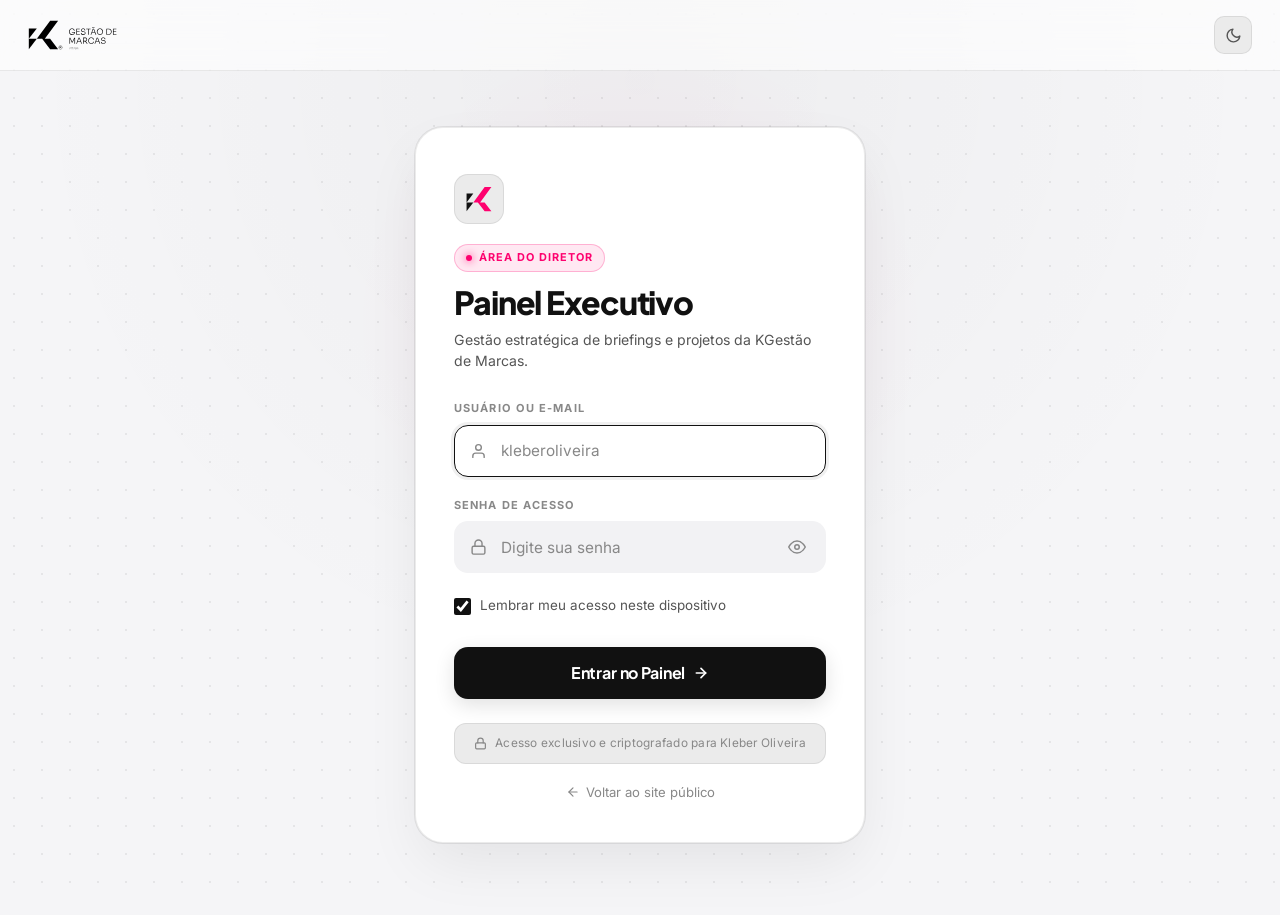
<file: login.html>
<!DOCTYPE html>
<html lang="pt-BR" data-theme="light">
<head>
  <meta charset="utf-8">
  <meta name="viewport" content="width=device-width, initial-scale=1, viewport-fit=cover">
  <title>Acesso do Diretor | KGestão de Marcas</title>
  <meta name="description" content="Acesso exclusivo para Kleber Oliveira gerenciar briefings e propostas no Painel Administrativo.">

  <!-- Favicon / Monograma K Oficial (Preto) -->
  <link rel="icon" type="image/svg+xml" href="data:image/svg+xml,%3Csvg xmlns='http://www.w3.org/2000/svg' viewBox='595 415 250 245'%3E%3Cpolygon fill='%23111111' points='600.16,485.66 600.16,570.57 665.38,485.66'/%3E%3Cpolygon fill='%23111111' points='600.16,655.47 665.38,570.57 600.16,570.57'/%3E%3Cpolygon fill='%23111111' points='774.25,422.05 665.38,570.57 708.85,570.57 774.09,655.47 839.31,655.47 773.99,570.57 730.61,570.57 839.31,422.05'/%3E%3C/svg%3E">

  <!-- Google Fonts: Inter + Plus Jakarta Sans -->
  <link rel="preconnect" href="https://fonts.googleapis.com">
  <link rel="preconnect" href="https://fonts.gstatic.com" crossorigin>
  <link href="https://fonts.googleapis.com/css2?family=Inter:wght@300;400;500;600;700&family=Plus+Jakarta+Sans:wght@400;500;600;700;800&display=swap" rel="stylesheet">

  <!-- Estilos Oficiais -->
  <link rel="stylesheet" href="assets/css/style.css?v=6">

  <script>
    (function() {
      // 1. Aplica o tema salvo imediatamente
      const savedTheme = localStorage.getItem("kgestao_theme") || "light";
      document.documentElement.setAttribute("data-theme", savedTheme);

      // 2. Se já estiver autenticado como Diretor, redireciona direto para o Dashboard
      const session = sessionStorage.getItem("kgestao_director_session") || localStorage.getItem("kgestao_director_session");
      if (session) {
        window.location.replace("dashboard.html");
      }
    })();
  </script>
</head>
<body class="login-page-body">

  <!-- Topbar Minimalista -->
  <header class="login-topbar">
    <a href="index.html" class="header-logo" title="KGestão de Marcas">
      <img src="logo/logo-oficial/logo-01.svg" alt="KGestão de Marcas" class="header-logo-img logo-light" style="height: 30px;">
      <img src="logo/logo-oficial/logo-02.svg" alt="KGestão de Marcas" class="header-logo-img logo-dark" style="height: 30px;">
    </a>

    <!-- Alternador de Tema Apple -->
    <button class="btn-icon" id="theme-toggle" title="Alternar tema" aria-label="Alternar tema">
      <svg width="17" height="17" viewBox="0 0 24 24" fill="none" stroke="currentColor" stroke-width="2" stroke-linecap="round" stroke-linejoin="round">
        <circle cx="12" cy="12" r="5"></circle>
        <line x1="12" y1="1" x2="12" y2="3"></line>
        <line x1="12" y1="21" x2="12" y2="23"></line>
        <line x1="4.22" y1="4.22" x2="5.64" y2="5.64"></line>
        <line x1="18.36" y1="18.36" x2="19.78" y2="19.78"></line>
        <line x1="1" y1="12" x2="3" y2="12"></line>
        <line x1="21" y1="12" x2="23" y2="12"></line>
        <line x1="4.22" y1="19.78" x2="5.64" y2="18.36"></line>
        <line x1="18.36" y1="5.64" x2="19.78" y2="4.22"></line>
      </svg>
    </button>
  </header>

  <!-- Conteúdo Central -->
  <main class="login-main">
    <div class="login-card" id="login-card">
      
      <!-- Monograma Oficial da Marca -->
      <div class="login-brand-icon-wrap" title="KGestão de Marcas">
        <svg width="26" height="26" viewBox="595 415 250 245">
          <polygon fill="#111111" class="logo-poly-1" points="600.16,485.66 600.16,570.57 665.38,485.66"/>
          <polygon fill="#111111" class="logo-poly-2" points="600.16,655.47 665.38,570.57 600.16,570.57"/>
          <polygon fill="#fe016e" points="774.25,422.05 665.38,570.57 708.85,570.57 774.09,655.47 839.31,655.47 773.99,570.57 730.61,570.57 839.31,422.05"/>
        </svg>
      </div>

      <!-- Badge de Identificação -->
      <div>
        <div class="login-badge">
          <span class="login-badge-dot"></span>
          Área do Diretor
        </div>
      </div>

      <h1 class="login-title">Painel Executivo</h1>
      <p class="login-subtitle">Gestão estratégica de briefings e projetos da KGestão de Marcas.</p>

      <!-- Mensagem de Erro -->
      <div class="login-error-alert" id="login-error" role="alert">
        <svg width="18" height="18" viewBox="0 0 24 24" fill="none" stroke="currentColor" stroke-width="2" stroke-linecap="round" stroke-linejoin="round" style="flex-shrink: 0;">
          <circle cx="12" cy="12" r="10"></circle>
          <line x1="12" y1="8" x2="12" y2="12"></line>
          <line x1="12" y1="16" x2="12.01" y2="16"></line>
        </svg>
        <span id="login-error-text">Credenciais incorretas. Acesso restrito ao Diretor.</span>
      </div>

      <!-- Formulário de Login -->
      <form class="login-form" id="login-form" novalidate>
        
        <!-- Campo Usuário -->
        <div class="login-field">
          <label for="login-user">Usuário ou E-mail</label>
          <div class="login-input-wrap">
            <span class="login-field-icon">
              <svg width="17" height="17" viewBox="0 0 24 24" fill="none" stroke="currentColor" stroke-width="2" stroke-linecap="round" stroke-linejoin="round">
                <path d="M20 21v-2a4 4 0 0 0-4-4H8a4 4 0 0 0-4 4v2"></path>
                <circle cx="12" cy="7" r="4"></circle>
              </svg>
            </span>
            <input 
              type="text" 
              id="login-user" 
              name="username" 
              placeholder="kleberoliveira" 
              autocomplete="username" 
              required
              autofocus
            >
          </div>
        </div>

        <!-- Campo Senha -->
        <div class="login-field">
          <label for="login-pass">Senha de Acesso</label>
          <div class="login-input-wrap">
            <span class="login-field-icon">
              <svg width="17" height="17" viewBox="0 0 24 24" fill="none" stroke="currentColor" stroke-width="2" stroke-linecap="round" stroke-linejoin="round">
                <rect x="3" y="11" width="18" height="11" rx="2" ry="2"></rect>
                <path d="M7 11V7a5 5 0 0 1 10 0v4"></path>
              </svg>
            </span>
            <input 
              type="password" 
              id="login-pass" 
              name="password" 
              placeholder="Digite sua senha" 
              autocomplete="current-password" 
              required
            >
            <button 
              type="button" 
              class="login-toggle-pass" 
              id="btn-toggle-pass" 
              title="Mostrar/Ocultar senha" 
              aria-label="Mostrar/Ocultar senha"
            >
              <svg id="icon-eye" width="18" height="18" viewBox="0 0 24 24" fill="none" stroke="currentColor" stroke-width="2" stroke-linecap="round" stroke-linejoin="round">
                <path d="M1 12s4-8 11-8 11 8 11 8-4 8-11 8-11-8-11-8z"></path>
                <circle cx="12" cy="12" r="3"></circle>
              </svg>
            </button>
          </div>
        </div>

        <!-- Opções (Lembrar acesso) -->
        <div class="login-row-options">
          <label class="login-remember">
            <input type="checkbox" id="login-remember" checked>
            <span>Lembrar meu acesso neste dispositivo</span>
          </label>
        </div>

        <!-- Botão Entrar -->
        <button type="submit" class="login-submit-btn" id="login-btn">
          <span id="btn-text">Entrar no Painel</span>
          <svg width="16" height="16" viewBox="0 0 24 24" fill="none" stroke="currentColor" stroke-width="2.5" stroke-linecap="round" stroke-linejoin="round">
            <line x1="5" y1="12" x2="19" y2="12"></line>
            <polyline points="12 5 19 12 12 19"></polyline>
          </svg>
        </button>

      </form>

      <!-- Tag Discreta de Segurança -->
      <div class="login-security-tag">
        <svg width="13" height="13" viewBox="0 0 24 24" fill="none" stroke="currentColor" stroke-width="2.2" stroke-linecap="round" stroke-linejoin="round">
          <rect x="3" y="11" width="18" height="11" rx="2" ry="2"></rect>
          <path d="M7 11V7a5 5 0 0 1 10 0v4"></path>
        </svg>
        <span>Acesso exclusivo e criptografado para Kleber Oliveira</span>
      </div>

      <!-- Voltar ao site do cliente -->
      <div class="login-back-wrap">
        <a href="index.html" class="login-back-link">
          <svg width="14" height="14" viewBox="0 0 24 24" fill="none" stroke="currentColor" stroke-width="2" stroke-linecap="round" stroke-linejoin="round">
            <line x1="19" y1="12" x2="5" y2="12"></line>
            <polyline points="12 19 5 12 12 5"></polyline>
          </svg>
          Voltar ao site público
        </a>
      </div>

    </div>
  </main>

  <script src="config.js?v=5"></script>
  <script src="assets/js/supabase-client.js?v=5"></script>

  <script>
    // 1. Alternador de Tema Apple
    const themeBtn = document.getElementById("theme-toggle");
    function updateThemeIcon(theme) {
      if (!themeBtn) return;
      if (theme === "dark") {
        themeBtn.innerHTML = `<svg width="17" height="17" viewBox="0 0 24 24" fill="none" stroke="currentColor" stroke-width="2" stroke-linecap="round" stroke-linejoin="round"><circle cx="12" cy="12" r="5"></circle><line x1="12" y1="1" x2="12" y2="3"></line><line x1="12" y1="21" x2="12" y2="23"></line><line x1="4.22" y1="4.22" x2="5.64" y2="5.64"></line><line x1="18.36" y1="18.36" x2="19.78" y2="19.78"></line><line x1="1" y1="12" x2="3" y2="12"></line><line x1="21" y1="12" x2="23" y2="12"></line><line x1="4.22" y1="19.78" x2="5.64" y2="18.36"></line><line x1="18.36" y1="5.64" x2="19.78" y2="4.22"></line></svg>`;
        themeBtn.title = "Mudar para modo Off-white";
      } else {
        themeBtn.innerHTML = `<svg width="17" height="17" viewBox="0 0 24 24" fill="none" stroke="currentColor" stroke-width="2" stroke-linecap="round" stroke-linejoin="round"><path d="M21 12.79A9 9 0 1 1 11.21 3 7 7 0 0 0 21 12.79z"></path></svg>`;
        themeBtn.title = "Mudar para modo escuro";
      }
    }
    const currentTheme = document.documentElement.getAttribute("data-theme") || "light";
    updateThemeIcon(currentTheme);

    if (themeBtn) {
      themeBtn.onclick = () => {
        const active = document.documentElement.getAttribute("data-theme") || "light";
        const next = active === "dark" ? "light" : "dark";
        document.documentElement.setAttribute("data-theme", next);
        localStorage.setItem("kgestao_theme", next);
        updateThemeIcon(next);
      };
    }

    // 2. Alternar visibilidade da senha
    const passInput = document.getElementById("login-pass");
    const togglePassBtn = document.getElementById("btn-toggle-pass");
    const iconEye = document.getElementById("icon-eye");

    if (togglePassBtn && passInput) {
      togglePassBtn.onclick = () => {
        const isPassword = passInput.type === "password";
        passInput.type = isPassword ? "text" : "password";
        if (isPassword) {
          // Ícone Olho Cortado (Esconder)
          iconEye.innerHTML = `<path d="M17.94 17.94A10.07 10.07 0 0 1 12 20c-7 0-11-8-11-8a18.45 18.45 0 0 1 5.06-5.94M9.9 4.24A9.12 9.12 0 0 1 12 4c7 0 11 8 11 8a18.5 18.5 0 0 1-2.16 3.19m-6.72-1.07a3 3 0 1 1-4.24-4.24"></path><line x1="1" y1="1" x2="23" y2="23"></line>`;
        } else {
          // Ícone Olho Aberto (Mostrar)
          iconEye.innerHTML = `<path d="M1 12s4-8 11-8 11 8 11 8-4 8-11 8-11-8-11-8z"></path><circle cx="12" cy="12" r="3"></circle>`;
        }
      };
    }

    // 3. Submissão e Validação do Login
    const loginForm = document.getElementById("login-form");
    const loginUser = document.getElementById("login-user");
    const loginRemember = document.getElementById("login-remember");
    const loginBtn = document.getElementById("login-btn");
    const btnText = document.getElementById("btn-text");
    const loginError = document.getElementById("login-error");
    const loginErrorText = document.getElementById("login-error-text");
    const loginCard = document.getElementById("login-card");

    function showError(msg) {
      loginErrorText.textContent = msg || "Credenciais incorretas. Acesso restrito ao Diretor.";
      loginError.classList.add("visible");
      loginCard.classList.remove("shake");
      void loginCard.offsetWidth; // Trigger reflow
      loginCard.classList.add("shake");
      passInput.value = "";
      passInput.focus();
    }

    function clearError() {
      loginError.classList.remove("visible");
      loginCard.classList.remove("shake");
    }

    loginUser.addEventListener("input", clearError);
    passInput.addEventListener("input", clearError);

    loginForm.addEventListener("submit", async (e) => {
      e.preventDefault();
      clearError();

      const username = loginUser.value.trim();
      const password = passInput.value;
      const remember = loginRemember.checked;

      if (!username) {
        showError("Por favor, digite seu usuário ou e-mail.");
        loginUser.focus();
        return;
      }

      if (!password) {
        showError("Por favor, digite sua senha de acesso.");
        passInput.focus();
        return;
      }

      loginBtn.disabled = true;
      btnText.textContent = "Verificando acesso...";

      try {
        if (!window.KGestaoDB || !window.KGestaoDB.login) {
          throw new Error("Sistema de autenticação não inicializado.");
        }

        await window.KGestaoDB.login(username, password, remember);

        btnText.textContent = "Acesso autorizado! Redirecionando...";
        setTimeout(() => {
          window.location.replace("dashboard.html");
        }, 300);

      } catch (err) {
        console.warn("Falha no login do diretor:", err);
        showError(err.message || "Usuário ou senha incorretos.");
        loginBtn.disabled = false;
        btnText.textContent = "Entrar no Painel";
      }
    });
  </script>
</body>
</html>
</file>
<file: assets/css/style.css>
/* ===================================================================
   KGestão de Marcas - Design System Oficial
   Paleta: Off-white (#f5f5f7), Preto Puro (#111111), Branco (#ffffff) e Tons de Cinza Neutros
   Tipografia: Plus Jakarta Sans + Inter
   Estilo: Minimalista Editorial / Apple de Alto Padrão (Sem tons roxos ou azulados)
   =================================================================== */

@import url('https://fonts.googleapis.com/css2?family=Inter:wght@300;400;500;600;700&family=Plus+Jakarta+Sans:wght@400;500;600;700;800&display=swap');

:root {
  /* ===================================================================
     PALETA OFICIAL K-GESTÃO DE MARCAS:
     Off-white (#f5f5f7), Preto Puro (#111111), Branco (#ffffff) e Tons de Cinza Neutros
     100% Livre de tons roxos, azulados ou frios
     =================================================================== */
  --bg: #f5f5f7;
  --bg-card: #ffffff;
  --bg-card-hover: #fafafa;
  --bg-surface: #ebebeb;
  --bg-input: #f2f2f4;
  
  /* Bordas Sutis em Off-white / Cinza Neutro */
  --border-card: rgba(0, 0, 0, 0.08);
  --border-card-hover: rgba(0, 0, 0, 0.16);
  --border-focus: #111111;

  /* Acentos Oficiais K-Gestão (Preto Puro & Tons de Cinza Neutros) */
  --brand-black: #111111;
  --brand-black-hover: #222222;
  --brand-dark-gray: #282828;
  --brand-gray-mid: #555555;
  --brand-gray-light: #888888;
  --brand-border: #e0e0e0;

  /* Sombras Neutras Refinadas */
  --shadow-sm: 0 2px 8px rgba(0, 0, 0, 0.04);
  --shadow-md: 0 6px 20px rgba(0, 0, 0, 0.06);
  --shadow-lg: 0 14px 40px rgba(0, 0, 0, 0.09);

  /* Tipografia em Off-white (Preto & Cinzas Neutros) */
  --tx-primary: #111111;
  --tx-secondary: #555555;
  --tx-muted: #888888;
  --tx-tertiary: #888888;
  --tx: #111111;
  --tx-accent: #111111;

  /* Quadrado Numerado (01, 02, 03) - Quadrado original com número rosa */
  --num-square-bg: #111111;
  --num-square-tx: #fe016e;

  /* Badges de Status Vívidos e Elegantes (Light Mode) */
  --st-novo-bg: rgba(254, 1, 110, 0.08);
  --st-novo-tx: #fe016e;
  --st-novo-border: rgba(254, 1, 110, 0.25);

  --st-analise-bg: rgba(245, 158, 11, 0.09);
  --st-analise-tx: #b45309;
  --st-analise-border: rgba(245, 158, 11, 0.25);

  --st-andamento-bg: rgba(59, 130, 246, 0.09);
  --st-andamento-tx: #1d4ed8;
  --st-andamento-border: rgba(59, 130, 246, 0.25);

  --st-concluido-bg: rgba(16, 185, 129, 0.09);
  --st-concluido-tx: #059669;
  --st-concluido-border: rgba(16, 185, 129, 0.25);

  /* WhatsApp (Ícone oficial mantido para clareza funcional) */
  --wa: #25d366;
  --wa-hover: #1ebd58;

  --r-sm: 8px;
  --r-md: 14px;
  --r-lg: 16px;
  --r-pill: 10px;
  --r-btn: 12px;
  --r-btn-sm: 8px;

  --font-display: 'Plus Jakarta Sans', -apple-system, BlinkMacSystemFont, sans-serif;
  --font-body: 'Inter', -apple-system, BlinkMacSystemFont, sans-serif;

  box-sizing: border-box;
}

/* Modo Escuro Neutro (Preto Profundo, Branco Puro e Tons de Cinza 100% P&B - Sem Roxo) */
[data-theme="dark"] {
  --bg: #0a0a0a;
  --bg-card: #141414;
  --bg-card-hover: #1c1c1c;
  --bg-surface: #222222;
  --bg-input: #171717;
  
  --border-card: rgba(255, 255, 255, 0.08);
  --border-card-hover: rgba(255, 255, 255, 0.16);
  --border-focus: #ffffff;

  --brand-black: #ffffff;
  --brand-black-hover: #f0f0f0;
  --brand-dark-gray: #cccccc;
  --brand-gray-mid: #999999;
  --brand-gray-light: #666666;
  --brand-border: #282828;

  --shadow-sm: 0 2px 8px rgba(0, 0, 0, 0.3);
  --shadow-md: 0 6px 20px rgba(0, 0, 0, 0.4);
  --shadow-lg: 0 14px 40px rgba(0, 0, 0, 0.6);

  --tx-primary: #ffffff;
  --tx-secondary: #999999;
  --tx-muted: #666666;
  --tx-tertiary: #666666;
  --tx: #ffffff;
  --tx-accent: #ffffff;

  --num-square-bg: #1f1f1f;
  --num-square-tx: #fe016e;

  /* Badges de Status Vívidos e Elegantes (Dark Mode) */
  --st-novo-bg: rgba(254, 1, 110, 0.16);
  --st-novo-tx: #ff4097;
  --st-novo-border: rgba(254, 1, 110, 0.35);

  --st-analise-bg: rgba(245, 158, 11, 0.16);
  --st-analise-tx: #fbbf24;
  --st-analise-border: rgba(245, 158, 11, 0.35);

  --st-andamento-bg: rgba(59, 130, 246, 0.16);
  --st-andamento-tx: #60a5fa;
  --st-andamento-border: rgba(59, 130, 246, 0.35);

  --st-concluido-bg: rgba(16, 185, 129, 0.16);
  --st-concluido-tx: #34d399;
  --st-concluido-border: rgba(16, 185, 129, 0.35);
}

*, *::before, *::after {
  box-sizing: inherit;
  margin: 0;
  padding: 0;
}

body {
  background-color: var(--bg);
  /* Fundo Off-White com grid suave de pontos cinza (sem roxo) */
  background-image: 
    radial-gradient(circle at 50% 80px, rgba(0, 0, 0, 0.03) 0%, transparent 60%),
    radial-gradient(rgba(0, 0, 0, 0.065) 1.2px, transparent 1.2px);
  background-size: 100% 100%, 28px 28px;
  background-attachment: fixed;
  color: var(--tx-primary);
  font-family: var(--font-body);
  font-size: 15px;
  line-height: 1.6;
  min-height: 100vh;
  -webkit-font-smoothing: antialiased;
  -moz-osx-font-smoothing: grayscale;
}

[data-theme="dark"] body {
  background-image: 
    radial-gradient(circle at 50% 80px, rgba(255, 255, 255, 0.03) 0%, transparent 60%),
    radial-gradient(rgba(255, 255, 255, 0.07) 1px, transparent 1px);
}

/* Tipografia */
h1, h2, h3, h4 {
  font-family: var(--font-display);
  font-weight: 700;
  letter-spacing: -0.03em;
  color: var(--tx-primary);
}

h1 { font-size: clamp(2rem, 5vw, 2.75rem); line-height: 1.15; }
h2 { font-size: clamp(1.4rem, 3.5vw, 1.85rem); line-height: 1.25; }
h3 { font-size: 1.15rem; line-height: 1.35; font-weight: 600; }

p { color: var(--tx-secondary); }

/* ===================================================================
   TOPBAR (Logo Oficial KGestão + Idioma com Bandeiras + Tema)
   =================================================================== */
.portal-header {
  max-width: 680px;
  margin: 0 auto;
  padding: 24px 20px 14px;
  display: flex;
  align-items: center;
  justify-content: space-between;
}

.header-logo {
  display: inline-flex;
  align-items: center;
  text-decoration: none;
  transition: transform 0.2s ease;
}

.header-logo:hover {
  transform: translateY(-1px);
}

.header-logo-img {
  height: 38px;
  width: auto;
  max-width: 185px;
  object-fit: contain;
  display: block;
}

.logo-dark {
  display: none;
}

.logo-light {
  display: block;
}

[data-theme="dark"] .logo-dark {
  display: block;
}

[data-theme="dark"] .logo-light {
  display: none;
}

.top-controls {
  display: flex;
  align-items: center;
  gap: 10px;
}

/* Seletor de Idioma em Cápsula (Bandeiras BR e US - Idêntico ao Print) */
.lang-capsule {
  background: var(--bg-surface);
  border: 1px solid var(--border-card);
  border-radius: 12px;
  padding: 3px;
  display: inline-flex;
  align-items: center;
  gap: 2px;
}

.lang-capsule-btn {
  background: transparent;
  border: none;
  color: var(--tx-secondary);
  padding: 5px 11px;
  border-radius: 8px;
  cursor: pointer;
  display: inline-flex;
  align-items: center;
  gap: 6px;
  font-family: var(--font-display);
  font-size: 0.76rem;
  font-weight: 700;
  transition: all 0.2s cubic-bezier(0.16, 1, 0.3, 1);
}

.lang-capsule-btn:hover {
  color: var(--tx-primary);
}

.lang-capsule-btn.active {
  background: #111111;
  color: #ffffff;
  box-shadow: 0 2px 8px rgba(0, 0, 0, 0.14);
}

[data-theme="dark"] .lang-capsule-btn.active {
  background: #242424;
  color: #ffffff;
  box-shadow: 0 2px 8px rgba(0, 0, 0, 0.4);
}

.flag-badge {
  display: inline-flex;
  align-items: center;
  justify-content: center;
  line-height: 1;
  flex-shrink: 0;
}

.flag-icon {
  display: block;
  width: 18px;
  height: 13px;
  border-radius: 2.5px;
  box-shadow: 0 1px 3px rgba(0, 0, 0, 0.25);
  flex-shrink: 0;
}

.btn-icon-top {
  width: 36px;
  height: 36px;
  border-radius: 10px;
  background: var(--bg-card);
  border: 1px solid var(--border-card);
  color: var(--tx-secondary);
  display: inline-flex;
  align-items: center;
  justify-content: center;
  cursor: pointer;
  transition: all 0.2s;
}

.btn-icon-top:hover {
  color: var(--tx-primary);
  border-color: var(--border-card-hover);
}

/* ===================================================================
   HERO PROFILE (Avatar com Borda Stories, Status, Nome e Redes)
   =================================================================== */
.hero-profile {
  max-width: 680px;
  margin: 0 auto 36px;
  padding: 10px 20px 0;
  text-align: center;
  display: flex;
  flex-direction: column;
  align-items: center;
}

/* ===================================================================
   AVATAR COM ANEL OFICIAL DO INSTAGRAM STORIES
   Borda limpa e autêntica sem vazamento de brilho roxo sobre o fundo
   =================================================================== */
.avatar-ring-wrap {
  position: relative;
  width: 122px;
  height: 122px;
  margin-bottom: 22px;
  display: inline-flex;
  align-items: center;
  justify-content: center;
  border-radius: 50%;
  padding: 3.5px;
  text-decoration: none;
  cursor: pointer;
  overflow: hidden;
  box-shadow: 0 4px 16px rgba(0, 0, 0, 0.15);
  transition: transform 0.28s cubic-bezier(0.16, 1, 0.3, 1), box-shadow 0.28s ease;
}

/* Anel giratório suave com as cores autênticas do Instagram Stories */
.avatar-ring-wrap::before {
  content: "";
  position: absolute;
  inset: -50%;
  border-radius: 50%;
  background: conic-gradient(
    from 0deg,
    #f09433 0deg,
    #e6683c 50deg,
    #dc2743 100deg,
    #cc2366 180deg,
    #bc1888 240deg,
    #8a3ab9 300deg,
    #f09433 360deg
  );
  animation: storySpin 7s linear infinite;
  z-index: 1;
}

/* Foto do Avatar com espaçamento/gap fiel ao Instagram */
.avatar-img {
  position: relative;
  z-index: 2;
  width: 100%;
  height: 100%;
  border-radius: 50%;
  object-fit: cover;
  display: block;
  border: 3.5px solid var(--bg);
  background: var(--bg);
  box-shadow: 0 4px 14px rgba(0, 0, 0, 0.1);
  transition: border-color 0.25s ease, transform 0.25s ease;
}

.avatar-ring-wrap:hover {
  transform: scale(1.05);
  box-shadow: 0 6px 20px rgba(0, 0, 0, 0.25);
}

.avatar-ring-wrap:active {
  transform: scale(0.97);
}

@keyframes storySpin {
  0% {
    transform: rotate(0deg);
  }
  100% {
    transform: rotate(360deg);
  }
}

/* Pílula de Status "Disponível para novos projetos" com Pulso Verde Discreto e Elegante */
.status-pill {
  display: inline-flex;
  align-items: center;
  gap: 8.5px;
  background: rgba(16, 185, 129, 0.06);
  border: 1px solid rgba(16, 185, 129, 0.26);
  padding: 6px 14px;
  border-radius: 20px;
  font-size: 0.78rem;
  color: var(--tx-primary);
  font-weight: 600;
  letter-spacing: -0.01em;
  margin-bottom: 18px;
  box-shadow: 0 2px 10px rgba(16, 185, 129, 0.08), 0 1px 3px rgba(0, 0, 0, 0.04);
  transition: all 0.25s cubic-bezier(0.16, 1, 0.3, 1);
  user-select: none;
}

[data-theme="dark"] .status-pill {
  background: rgba(16, 185, 129, 0.08);
  border-color: rgba(16, 185, 129, 0.32);
  color: #ffffff;
  box-shadow: 0 2px 12px rgba(0, 0, 0, 0.3);
}

.status-pill:hover {
  transform: translateY(-1px);
  border-color: rgba(16, 185, 129, 0.5);
  box-shadow: 0 4px 16px rgba(16, 185, 129, 0.18);
}

/* Ponto Verde Esmeralda Pulsante com Onda Radar (Ping) Discreta */
.status-dot-pulse {
  position: relative;
  width: 7.5px;
  height: 7.5px;
  border-radius: 50%;
  background: #10b981;
  box-shadow: 0 0 8px rgba(16, 185, 129, 0.85);
  flex-shrink: 0;
  display: inline-block;
}

.status-dot-pulse::after {
  content: "";
  position: absolute;
  inset: -2px;
  border-radius: 50%;
  background: rgba(16, 185, 129, 0.6);
  animation: statusRadarPing 2.2s cubic-bezier(0, 0, 0.2, 1) infinite;
  pointer-events: none;
}

[data-theme="dark"] .status-dot-pulse {
  background: #10b981;
  box-shadow: 0 0 10px rgba(16, 185, 129, 0.9);
}

[data-theme="dark"] .status-dot-pulse::after {
  background: rgba(16, 185, 129, 0.7);
}

@keyframes statusRadarPing {
  0% {
    transform: scale(0.9);
    opacity: 0.9;
  }
  65% {
    transform: scale(2.6);
    opacity: 0;
  }
  100% {
    transform: scale(2.6);
    opacity: 0;
  }
}

.hero-name-title {
  font-size: clamp(2rem, 5vw, 2.7rem);
  font-weight: 800;
  letter-spacing: -0.03em;
  margin-bottom: 6px;
  color: var(--tx-primary);
}

.hero-name-title .divider {
  color: var(--tx-muted);
  font-weight: 300;
  margin: 0 4px;
}

.hero-handle {
  --mouse-x: -999px;
  --mouse-y: -999px;
  position: relative;
  display: inline-flex;
  align-items: center;
  justify-content: center;
  font-size: 1rem;
  font-weight: 700;
  letter-spacing: -0.01em;
  margin-bottom: 18px;
  text-decoration: none;
  cursor: pointer;
  padding: 2px 8px;
  border-radius: 8px;

  /* Degradê sofisticado e sutil no Rosa Oficial (#FE016E) com brilho radial dinâmico */
  background-image: 
    radial-gradient(
      circle 42px at var(--mouse-x) var(--mouse-y), 
      #ffffff 0%, 
      #ff7eb7 35%, 
      transparent 75%
    ),
    linear-gradient(135deg, #ff6ba8 0%, #fe016e 50%, #b8004f 100%);
  background-size: 100% 100%;
  -webkit-background-clip: text;
  -webkit-text-fill-color: transparent;
  background-clip: text;

  transition: transform 0.25s cubic-bezier(0.16, 1, 0.3, 1), filter 0.25s ease;
}

/* Aura de luz rosa suave e elegante que acompanha o cursor */
.hero-handle::before {
  content: "";
  position: absolute;
  inset: -4px -8px;
  border-radius: 12px;
  background: radial-gradient(
    circle 36px at var(--mouse-x) var(--mouse-y),
    rgba(254, 1, 110, 0.22) 0%,
    rgba(254, 1, 110, 0.08) 50%,
    transparent 80%
  );
  opacity: 0;
  pointer-events: none;
  transition: opacity 0.3s ease;
  filter: blur(6px);
  z-index: -1;
}

.hero-handle:hover {
  transform: translateY(-1.5px) scale(1.02);
  filter: drop-shadow(0 2px 10px rgba(254, 1, 110, 0.35));
}

.hero-handle:hover::before {
  opacity: 1;
}

.hero-bio {
  max-width: 540px;
  font-size: 0.95rem;
  color: var(--tx-secondary);
  line-height: 1.6;
  margin-bottom: 24px;
}

/* ===================================================================
   ÍCONES SOCIAIS INTERATIVOS E COLORIDOS POR MARCA
   Instagram, WhatsApp, E-mail, Behance e Portfólio (K-Gestão)
   =================================================================== */
.social-icons-row {
  display: flex;
  align-items: center;
  justify-content: center;
  gap: 12px;
  margin-bottom: 32px;
}

.social-btn {
  width: 46px;
  height: 46px;
  border-radius: 12px;
  display: inline-flex;
  align-items: center;
  justify-content: center;
  text-decoration: none;
  position: relative;
  cursor: pointer;
  border: 1px solid transparent;
  transition: all 0.28s cubic-bezier(0.16, 1, 0.3, 1);
  overflow: hidden;
}

.social-btn .social-icon {
  display: block;
  transition: transform 0.28s cubic-bezier(0.16, 1, 0.3, 1), filter 0.28s ease;
}

.social-btn:hover .social-icon {
  transform: scale(1.15);
}

.social-btn:active {
  transform: scale(0.92) !important;
}

/* 1. Instagram: Rosa / Magenta / Degradê Oficial */
.social-btn.social-instagram {
  background: rgba(225, 48, 108, 0.08);
  border-color: rgba(225, 48, 108, 0.22);
  color: #e1306c;
  box-shadow: 0 2px 8px rgba(225, 48, 108, 0.08);
}

.social-btn.social-instagram:hover {
  background: linear-gradient(135deg, #833ab4 0%, #fd1d1d 50%, #fcb045 100%);
  border-color: rgba(255, 255, 255, 0.35);
  color: #ffffff;
  transform: translateY(-4px) scale(1.08);
  box-shadow: 0 8px 24px rgba(225, 48, 108, 0.45), 0 2px 6px rgba(0, 0, 0, 0.12);
}

/* 2. WhatsApp: Verde Oficial */
.social-btn.social-whatsapp {
  background: rgba(37, 211, 102, 0.08);
  border-color: rgba(37, 211, 102, 0.24);
  color: #25d366;
  box-shadow: 0 2px 8px rgba(37, 211, 102, 0.08);
}

.social-btn.social-whatsapp:hover {
  background: linear-gradient(135deg, #25d366 0%, #128c7e 100%);
  border-color: rgba(255, 255, 255, 0.35);
  color: #ffffff;
  transform: translateY(-4px) scale(1.08);
  box-shadow: 0 8px 24px rgba(37, 211, 102, 0.45), 0 2px 6px rgba(0, 0, 0, 0.12);
}

/* 3. E-mail: Vermelho Coral Google / Mail */
.social-btn.social-email {
  background: rgba(234, 67, 53, 0.08);
  border-color: rgba(234, 67, 53, 0.24);
  color: #ea4335;
  box-shadow: 0 2px 8px rgba(234, 67, 53, 0.08);
}

.social-btn.social-email:hover {
  background: linear-gradient(135deg, #ea4335 0%, #c5221f 100%);
  border-color: rgba(255, 255, 255, 0.35);
  color: #ffffff;
  transform: translateY(-4px) scale(1.08);
  box-shadow: 0 8px 24px rgba(234, 67, 53, 0.45), 0 2px 6px rgba(0, 0, 0, 0.12);
}

/* 4. Behance: Azul Royal Oficial */
.social-btn.social-behance {
  background: rgba(0, 87, 255, 0.08);
  border-color: rgba(0, 87, 255, 0.24);
  color: #0057ff;
  box-shadow: 0 2px 8px rgba(0, 87, 255, 0.08);
}

.social-btn.social-behance svg {
  border-radius: 4px;
}

.social-btn.social-behance:hover {
  background: linear-gradient(135deg, #0057ff 0%, #003bbb 100%);
  border-color: rgba(255, 255, 255, 0.35);
  color: #ffffff;
  transform: translateY(-4px) scale(1.08);
  box-shadow: 0 8px 24px rgba(0, 87, 255, 0.45), 0 2px 6px rgba(0, 0, 0, 0.12);
}

/* 5. Portfólio: Rosa Oficial K-Gestão (#FE016E) */
.social-btn.social-portfolio {
  background: rgba(254, 1, 110, 0.08);
  border-color: rgba(254, 1, 110, 0.24);
  color: #fe016e;
  box-shadow: 0 2px 8px rgba(254, 1, 110, 0.08);
}

.social-btn.social-portfolio:hover {
  background: linear-gradient(135deg, #ff2d88 0%, #fe016e 50%, #b8004f 100%);
  border-color: rgba(255, 255, 255, 0.35);
  color: #ffffff;
  transform: translateY(-4px) scale(1.08);
  box-shadow: 0 8px 24px rgba(254, 1, 110, 0.45), 0 2px 6px rgba(0, 0, 0, 0.12);
}

/* Ajustes no Modo Escuro */
[data-theme="dark"] .social-btn.social-instagram {
  background: rgba(225, 48, 108, 0.14);
  border-color: rgba(225, 48, 108, 0.32);
}
[data-theme="dark"] .social-btn.social-whatsapp {
  background: rgba(37, 211, 102, 0.14);
  border-color: rgba(37, 211, 102, 0.32);
}
[data-theme="dark"] .social-btn.social-email {
  background: rgba(234, 67, 53, 0.14);
  border-color: rgba(234, 67, 53, 0.32);
}
[data-theme="dark"] .social-btn.social-behance {
  background: rgba(0, 87, 255, 0.14);
  border-color: rgba(0, 87, 255, 0.32);
}
[data-theme="dark"] .social-btn.social-portfolio {
  background: rgba(254, 1, 110, 0.14);
  border-color: rgba(254, 1, 110, 0.32);
}

/* ===================================================================
   HERO CTA CARD COM DEGRADÊ DO ROSA DA FOTO DE PERFIL
   Rosa Oficial: #FE016E (Instagram @kgestaodemarcas)
   =================================================================== */
.main-cta-card {
  max-width: 680px;
  margin: 0 auto 36px;
  padding: 0 20px;
  position: relative;
}

/* Card Principal: Degradê do Rosa da Foto de Perfil com Pulsação e Brilho/Sombra Rosa Atrás */
.cta-banner {
  position: relative;
  display: flex;
  align-items: center;
  justify-content: space-between;
  gap: 18px;
  border-radius: var(--r-lg);
  padding: 22px 26px;
  text-decoration: none;
  color: #ffffff;
  cursor: pointer;
  overflow: hidden;
  border: 1px solid rgba(255, 255, 255, 0.28);
  
  /* Degradê sofisticado no Rosa Oficial da foto de perfil (#FE016E) */
  background: 
    linear-gradient(180deg, rgba(255, 255, 255, 0.14) 0%, rgba(0, 0, 0, 0.16) 100%),
    linear-gradient(135deg, #ff2d88 0%, #fe016e 50%, #b8004f 100%);

  /* Pulsação Ativa com Brilho e Sombra Rosa Atrás */
  animation: ctaPulseGlow 2.4s ease-in-out infinite;
  transition: transform 0.25s cubic-bezier(0.16, 1, 0.3, 1), box-shadow 0.25s ease, filter 0.25s ease;
}

/* Linha de reflexo especular no topo interno (estilo Apple Glass) */
.cta-banner::after {
  content: "";
  position: absolute;
  top: 0;
  left: 0;
  right: 0;
  height: 1px;
  background: linear-gradient(
    90deg,
    transparent 0%,
    rgba(255, 255, 255, 0.35) 30%,
    rgba(255, 255, 255, 0.75) 50%,
    rgba(255, 255, 255, 0.35) 70%,
    transparent 100%
  );
  pointer-events: none;
}

/* Hover: Pausa a pulsação automática para controle do toque/cursor, amplia o brilho e eleva */
.cta-banner:hover {
  animation-play-state: paused;
  transform: scale(1.02) translateY(-2px);
  filter: brightness(1.05);
  box-shadow: 
    0 10px 28px rgba(254, 1, 110, 0.45),
    0 18px 45px rgba(254, 1, 110, 0.22),
    0 4px 12px rgba(0, 0, 0, 0.15);
}

/* Keyframes de Pulsação Fluida do Botão e Brilho/Sombra Rosa Atrás */
@keyframes ctaPulseGlow {
  0% {
    transform: scale(1);
    box-shadow: 
      0 4px 14px rgba(254, 1, 110, 0.25),
      0 8px 24px rgba(254, 1, 110, 0.15),
      0 2px 6px rgba(0, 0, 0, 0.08);
  }
  50% {
    transform: scale(1.015);
    box-shadow: 
      0 8px 24px rgba(254, 1, 110, 0.4),
      0 14px 38px rgba(254, 1, 110, 0.22),
      0 2px 8px rgba(0, 0, 0, 0.12);
  }
  100% {
    transform: scale(1);
    box-shadow: 
      0 4px 14px rgba(254, 1, 110, 0.25),
      0 8px 24px rgba(254, 1, 110, 0.15),
      0 2px 6px rgba(0, 0, 0, 0.08);
  }
}

.cta-left {
  display: flex;
  align-items: center;
  gap: 16px;
  position: relative;
  z-index: 2;
}

.cta-icon-box {
  width: 52px;
  height: 52px;
  border-radius: 14px;
  background: rgba(255, 255, 255, 0.18);
  border: 1px solid rgba(255, 255, 255, 0.3);
  display: flex;
  align-items: center;
  justify-content: center;
  flex-shrink: 0;
  backdrop-filter: blur(10px);
  -webkit-backdrop-filter: blur(10px);
  transition: transform 0.25s cubic-bezier(0.16, 1, 0.3, 1), background 0.25s ease;
}

.cta-banner:hover .cta-icon-box {
  transform: scale(1.05);
  background: rgba(255, 255, 255, 0.25);
}

.cta-text-wrap {
  display: flex;
  flex-direction: column;
}

.cta-title {
  font-family: var(--font-display);
  font-size: 1.15rem;
  font-weight: 800;
  letter-spacing: -0.01em;
  color: #ffffff;
  margin-bottom: 2px;
  text-shadow: 0 1px 3px rgba(0, 0, 0, 0.25);
}

.cta-subtitle {
  font-size: 0.85rem;
  line-height: 1.35;
  color: rgba(255, 255, 255, 0.9);
  text-shadow: 0 1px 2px rgba(0, 0, 0, 0.2);
}

.cta-arrow-btn {
  width: 44px;
  height: 44px;
  border-radius: 12px;
  background: rgba(255, 255, 255, 0.18);
  border: 1px solid rgba(255, 255, 255, 0.3);
  display: flex;
  align-items: center;
  justify-content: center;
  color: #ffffff;
  flex-shrink: 0;
  position: relative;
  z-index: 2;
  transition: all 0.25s cubic-bezier(0.16, 1, 0.3, 1);
  backdrop-filter: blur(10px);
  -webkit-backdrop-filter: blur(10px);
}

.cta-banner:hover .cta-arrow-btn {
  transform: translate(3px, -3px);
  background: #ffffff;
  color: #fe016e;
  border-color: #ffffff;
  box-shadow: 0 4px 14px rgba(0, 0, 0, 0.2);
}

/* ===================================================================
   CARDS DE ETAPAS / LINKS NUMERADOS (01, 02, 03 do Print)
   =================================================================== */
.numbered-cards-group {
  max-width: 680px;
  margin: 0 auto 40px;
  padding: 0 20px;
  display: flex;
  flex-direction: column;
  gap: 12px;
}

.numbered-item-card {
  background: var(--bg-card);
  border: 1px solid var(--border-card);
  border-radius: 18px;
  padding: 18px 22px;
  display: flex;
  align-items: center;
  justify-content: space-between;
  gap: 16px;
  cursor: pointer;
  text-decoration: none;
  transition: all 0.2s cubic-bezier(0.16, 1, 0.3, 1);
}

.numbered-item-card:hover {
  background: var(--bg-card-hover);
  border-color: var(--border-card-hover);
  transform: translateY(-1px);
}

.numbered-left {
  display: flex;
  align-items: center;
  gap: 16px;
}

.number-square {
  width: 44px;
  height: 44px;
  border-radius: 12px;
  background: var(--num-square-bg);
  border: 1px solid var(--border-card);
  display: flex;
  align-items: center;
  justify-content: center;
  font-family: var(--font-display);
  font-size: 0.95rem;
  font-weight: 800;
  color: var(--num-square-tx);
  flex-shrink: 0;
  box-shadow: 0 2px 8px rgba(0, 0, 0, 0.08);
}

.numbered-content {
  display: flex;
  flex-direction: column;
}

.numbered-title {
  font-family: var(--font-display);
  font-size: 1rem;
  font-weight: 700;
  color: var(--tx-primary);
  margin-bottom: 2px;
}

.numbered-desc {
  font-size: 0.82rem;
  color: var(--tx-secondary);
}

.arrow-icon-square {
  width: 36px;
  height: 36px;
  border-radius: 10px;
  background: rgba(255, 255, 255, 0.03);
  display: flex;
  align-items: center;
  justify-content: center;
  color: var(--tx-muted);
  flex-shrink: 0;
  transition: all 0.2s;
}

.numbered-item-card:hover .arrow-icon-square {
  background: var(--surface-active);
  color: var(--tx-primary);
  transform: translate(2px, -2px);
}

/* ===================================================================
   CARD 03 DE DESTAQUE ESPECIAL: FORMULÁRIO DE IDV/LOGO
   =================================================================== */
.numbered-item-card.featured-form-card {
  position: relative;
  background: linear-gradient(135deg, rgba(254, 1, 110, 0.08) 0%, var(--bg-card) 60%);
  border: 1.5px solid rgba(254, 1, 110, 0.45);
  box-shadow: 0 4px 22px rgba(254, 1, 110, 0.14), 0 2px 8px rgba(0, 0, 0, 0.08);
  transition: all 0.25s cubic-bezier(0.16, 1, 0.3, 1);
}

.numbered-item-card.featured-form-card:hover {
  background: linear-gradient(135deg, rgba(254, 1, 110, 0.14) 0%, var(--bg-card-hover) 65%);
  border-color: #fe016e;
  box-shadow: 0 8px 32px rgba(254, 1, 110, 0.28), 0 4px 14px rgba(0, 0, 0, 0.15);
  transform: translateY(-2px);
}

[data-theme="dark"] .numbered-item-card.featured-form-card {
  background: linear-gradient(135deg, rgba(254, 1, 110, 0.14) 0%, #151515 60%);
  border: 1.5px solid rgba(254, 1, 110, 0.5);
  box-shadow: 0 4px 24px rgba(254, 1, 110, 0.18);
}

[data-theme="dark"] .numbered-item-card.featured-form-card:hover {
  background: linear-gradient(135deg, rgba(254, 1, 110, 0.22) 0%, #1c1c1c 65%);
  border-color: #fe016e;
  box-shadow: 0 8px 38px rgba(254, 1, 110, 0.38);
}

/* Quadrado do número 03 com destaque */
.number-square.number-square-featured {
  background: rgba(254, 1, 110, 0.14);
  border: 1.5px solid rgba(254, 1, 110, 0.6);
  color: #fe016e;
  box-shadow: 0 0 14px rgba(254, 1, 110, 0.22);
  transition: all 0.25s cubic-bezier(0.16, 1, 0.3, 1);
}

.numbered-item-card.featured-form-card:hover .number-square.number-square-featured {
  background: #fe016e;
  color: #ffffff;
  border-color: #fe016e;
  box-shadow: 0 0 20px rgba(254, 1, 110, 0.45);
}

/* Linha do título com o Chip de Preenchimento */
.numbered-title-row {
  display: flex;
  align-items: center;
  gap: 10px;
  flex-wrap: wrap;
  margin-bottom: 3px;
}

.highlight-chip-pulse {
  display: inline-flex;
  align-items: center;
  gap: 6px;
  padding: 3px 9px;
  border-radius: 20px;
  background: rgba(254, 1, 110, 0.14);
  border: 1px solid rgba(254, 1, 110, 0.38);
  color: #fe016e;
  font-family: var(--font-display);
  font-size: 0.68rem;
  font-weight: 800;
  letter-spacing: 0.03em;
  text-transform: uppercase;
  line-height: 1;
}

[data-theme="dark"] .highlight-chip-pulse {
  background: rgba(254, 1, 110, 0.2);
  border-color: rgba(254, 1, 110, 0.55);
  color: #ff3388;
}

.pulse-dot {
  width: 6px;
  height: 6px;
  border-radius: 50%;
  background: #fe016e;
  box-shadow: 0 0 6px #fe016e;
  animation: pulseNeon 1.8s infinite ease-in-out;
}

@keyframes pulseNeon {
  0%, 100% {
    transform: scale(0.9);
    opacity: 0.6;
  }
  50% {
    transform: scale(1.3);
    opacity: 1;
    box-shadow: 0 0 10px #fe016e;
  }
}

/* Botão de Ação "Preencher ↗" */
.form-cta-pill {
  display: inline-flex;
  align-items: center;
  justify-content: center;
  gap: 6px;
  padding: 10px 18px;
  border-radius: 12px;
  background: #fe016e;
  color: #ffffff;
  font-family: var(--font-display);
  font-size: 0.84rem;
  font-weight: 700;
  letter-spacing: -0.01em;
  flex-shrink: 0;
  box-shadow: 0 4px 14px rgba(254, 1, 110, 0.38);
  transition: all 0.22s cubic-bezier(0.16, 1, 0.3, 1);
}

.form-cta-pill svg {
  transition: transform 0.22s ease;
}

.numbered-item-card.featured-form-card:hover .form-cta-pill {
  background: #e00162;
  transform: scale(1.04);
  box-shadow: 0 6px 20px rgba(254, 1, 110, 0.55);
}

.numbered-item-card.featured-form-card:hover .form-cta-pill svg {
  transform: translate(2px, -2px);
}

@media (max-width: 540px) {
  .form-cta-pill {
    padding: 8px 12px;
    font-size: 0.76rem;
  }
  .highlight-chip-pulse {
    font-size: 0.62rem;
    padding: 2px 7px;
  }
}

/* ===================================================================
   CONTAINER DO BRIEFING INTERATIVO (Expansão no mesmo estilo)
   =================================================================== */
.briefing-interactive-wrap {
  max-width: 680px;
  margin: 0 auto 50px;
  padding: 0 20px;
}

.briefing-panel-card {
  background: var(--bg-card);
  border: 1px solid var(--border-card);
  border-radius: 24px;
  padding: 36px 32px;
  box-shadow: 0 16px 48px rgba(0, 0, 0, 0.5);
  position: relative;
  transition: all 0.3s cubic-bezier(0.16, 1, 0.3, 1);
}

[data-theme="light"] .briefing-panel-card {
  box-shadow: 0 12px 36px rgba(0, 0, 0, 0.05), 0 2px 8px rgba(0, 0, 0, 0.03);
}

.briefing-top-meta {
  display: flex;
  align-items: center;
  justify-content: space-between;
  margin-bottom: 14px;
  font-size: 0.78rem;
  font-weight: 700;
  text-transform: uppercase;
  letter-spacing: 0.1em;
  color: var(--tx-secondary);
}

.briefing-progress-track {
  width: 100%;
  height: 5px;
  background: rgba(0, 0, 0, 0.08);
  border-radius: 4px;
  margin-bottom: 28px;
  overflow: hidden;
}

[data-theme="dark"] .briefing-progress-track {
  background: rgba(255, 255, 255, 0.1);
}

.briefing-progress-fill {
  height: 100%;
  background: #111111;
  box-shadow: 0 1px 4px rgba(0, 0, 0, 0.2);
  transition: width 0.4s cubic-bezier(0.16, 1, 0.3, 1);
  border-radius: 4px;
}

[data-theme="dark"] .briefing-progress-fill {
  background: #ffffff;
  box-shadow: 0 1px 4px rgba(255, 255, 255, 0.2);
}

/* Formulário e Campos no Estilo Apple / Minimalista */
.form-field-item, .field-group {
  margin-bottom: 24px;
}

.form-field-label, .field-label {
  display: block;
  font-family: var(--font-display);
  font-size: 0.9rem;
  font-weight: 600;
  color: var(--tx-primary);
  margin-bottom: 8px;
}

.form-field-label .req, .field-label .req {
  color: var(--tx-muted);
  margin-left: 2px;
}

.form-field-input, .field-input, 
.form-field-textarea, .field-textarea, 
.form-field-select, .field-select {
  width: 100%;
  background: var(--bg-input);
  color: var(--tx-primary);
  border: 1px solid var(--border-card);
  border-radius: 12px;
  padding: 14px 16px;
  font-family: var(--font-body);
  font-size: 0.95rem;
  outline: none;
  transition: all 0.2s cubic-bezier(0.16, 1, 0.3, 1);
}

.form-field-input:focus, .field-input:focus, 
.form-field-textarea:focus, .field-textarea:focus, 
.form-field-select:focus, .field-select:focus {
  border-color: var(--border-focus);
  box-shadow: 0 0 0 3px rgba(0, 0, 0, 0.06);
  background: #ffffff;
}

[data-theme="dark"] .form-field-input:focus, 
[data-theme="dark"] .field-input:focus, 
[data-theme="dark"] .form-field-textarea:focus, 
[data-theme="dark"] .field-textarea:focus, 
[data-theme="dark"] .form-field-select:focus, 
[data-theme="dark"] .field-select:focus {
  background: #181818;
  box-shadow: 0 0 0 3px rgba(255, 255, 255, 0.1);
}

.form-field-textarea {
  min-height: 105px;
  resize: vertical;
  line-height: 1.55;
}

.form-field-select {
  cursor: pointer;
  appearance: none;
  background-image: url("data:image/svg+xml,%3Csvg xmlns='http://www.w3.org/2000/svg' width='14' height='14' viewBox='0 0 24 24' fill='none' stroke='%23111111' stroke-width='2' stroke-linecap='round' stroke-linejoin='round'%3E%3Cpolyline points='6 9 12 15 18 9'%3E%3C/polyline%3E%3C/svg%3E");
  background-repeat: no-repeat;
  background-position: right 14px center;
  padding-right: 38px;
}

[data-theme="dark"] .form-field-select {
  background-image: url("data:image/svg+xml,%3Csvg xmlns='http://www.w3.org/2000/svg' width='14' height='14' viewBox='0 0 24 24' fill='none' stroke='%23ffffff' stroke-width='2' stroke-linecap='round' stroke-linejoin='round'%3E%3Cpolyline points='6 9 12 15 18 9'%3E%3C/polyline%3E%3C/svg%3E");
}

.form-field-select option {
  background: #161616;
  color: #ffffff;
  padding: 10px;
}

.form-field-helper {
  font-size: 0.78rem;
  color: var(--tx-muted);
  margin-top: 6px;
}

.form-field-error {
  color: #ef4444;
  font-size: 0.8rem;
  margin-top: 6px;
  display: none;
  font-weight: 500;
}

.form-field-error.active {
  display: block;
}

/* Opções Interativas em Grade (Cards de Seleção Minimalistas) */
.options-tiles-grid, .options-grid {
  display: grid;
  grid-template-columns: repeat(auto-fill, minmax(180px, 1fr));
  gap: 10px;
  margin-top: 8px;
}

.tile-choice-card, .option-card {
  background: var(--bg-input);
  border: 1px solid var(--border-card);
  border-radius: 12px;
  padding: 14px 16px;
  color: var(--tx-secondary);
  font-family: var(--font-display);
  font-size: 0.88rem;
  font-weight: 600;
  cursor: pointer;
  text-align: left;
  display: flex;
  align-items: center;
  justify-content: space-between;
  transition: all 0.2s cubic-bezier(0.16, 1, 0.3, 1);
  user-select: none;
}

.tile-choice-card:hover, .option-card:hover {
  background: var(--bg-surface);
  border-color: var(--border-card-hover);
  color: var(--tx-primary);
  transform: translateY(-1px);
}

.tile-choice-card.selected, .option-card.selected {
  background: #111111 !important;
  border-color: #111111 !important;
  color: #ffffff !important;
  box-shadow: 0 4px 16px rgba(0, 0, 0, 0.14) !important;
  transform: translateY(-1px);
}

[data-theme="dark"] .tile-choice-card.selected, 
[data-theme="dark"] .option-card.selected {
  background: #ffffff !important;
  border-color: #ffffff !important;
  color: #111111 !important;
  box-shadow: 0 4px 16px rgba(255, 255, 255, 0.15) !important;
}

.tile-choice-card .tile-check, .option-card .check-icon {
  width: 18px;
  height: 18px;
  border-radius: 50%;
  border: 1px solid rgba(0, 0, 0, 0.2);
  display: inline-flex;
  align-items: center;
  justify-content: center;
  font-size: 10px;
  color: #111111;
}

[data-theme="dark"] .tile-choice-card .tile-check, 
[data-theme="dark"] .option-card .check-icon {
  border-color: rgba(255, 255, 255, 0.3);
  color: #ffffff;
}

.tile-choice-card.selected .tile-check, .option-card.selected .check-icon {
  background: #ffffff;
  color: #111111;
  border-color: #ffffff;
  font-weight: 800;
}

[data-theme="dark"] .tile-choice-card.selected .tile-check, 
[data-theme="dark"] .option-card.selected .check-icon {
  background: #111111;
  color: #ffffff;
  border-color: #111111;
}

/* Botões do Formulário */
.form-stage-nav {
  display: flex;
  align-items: center;
  justify-content: space-between;
  gap: 14px;
  margin-top: 36px;
  padding-top: 24px;
  border-top: 1px solid var(--border-card);
}

.btn-pill-primary, .btn-pill-action {
  background: #111111;
  color: #ffffff;
  border: 1px solid #111111;
  border-radius: 12px;
  padding: 13px 26px;
  font-family: var(--font-display);
  font-size: 0.875rem;
  font-weight: 700;
  cursor: pointer;
  display: inline-flex;
  align-items: center;
  gap: 8px;
  box-shadow: 0 4px 14px rgba(0, 0, 0, 0.12);
  transition: all 0.2s cubic-bezier(0.16, 1, 0.3, 1);
  text-decoration: none;
}

.btn-pill-primary:hover, .btn-pill-action:hover {
  background: #242424;
  border-color: #242424;
  transform: translateY(-1px);
  box-shadow: 0 6px 18px rgba(0, 0, 0, 0.18);
}

.btn-pill-primary:active, .btn-pill-action:active {
  transform: scale(0.97);
}

[data-theme="dark"] .btn-pill-primary,
[data-theme="dark"] .btn-pill-action {
  background: #ffffff;
  color: #111111;
  border-color: #ffffff;
}

[data-theme="dark"] .btn-pill-primary:hover,
[data-theme="dark"] .btn-pill-action:hover {
  background: #ebebeb;
  border-color: #ebebeb;
}

.btn-pill-dark {
  background: var(--bg-surface);
  color: var(--tx-primary);
  border: 1px solid var(--border-card);
  border-radius: 12px;
  padding: 12px 24px;
  font-family: var(--font-display);
  font-size: 0.875rem;
  font-weight: 600;
  cursor: pointer;
  display: inline-flex;
  align-items: center;
  gap: 8px;
  transition: all 0.2s;
  text-decoration: none;
}

.btn-pill-dark:hover {
  background: var(--bg-card-hover);
  border-color: var(--border-card-hover);
}

.btn-pill-dark:active {
  transform: scale(0.97);
}

/* ===================================================================
   PORTFÓLIO SHOWCASE (Cards do Print 2 e 3)
   =================================================================== */
.portfolio-section {
  max-width: 680px;
  margin: 0 auto 50px;
  padding: 0 20px;
}

.section-head-line {
  display: flex;
  align-items: flex-end;
  justify-content: space-between;
  margin-bottom: 20px;
  gap: 20px;
}

.section-head-left {
  flex: 1;
  min-width: 0;
  display: flex;
  flex-direction: column;
  gap: 4px;
}

.section-head-title {
  font-family: var(--font-display);
  font-size: 1.45rem;
  font-weight: 800;
  letter-spacing: -0.02em;
  color: var(--tx-primary);
  margin: 0;
  line-height: 1.2;
}

.section-head-subtitle {
  font-family: var(--font-body);
  font-size: 0.85rem;
  color: var(--tx-secondary);
  line-height: 1.45;
  margin: 0;
  max-width: 440px;
  text-wrap: pretty;
}

.section-head-right {
  display: flex;
  align-items: center;
  gap: 14px;
  font-size: 0.85rem;
  flex-shrink: 0;
}

.section-head-right a {
  color: var(--tx-secondary);
  text-decoration: none;
  font-weight: 600;
  display: inline-flex;
  align-items: center;
  gap: 4px;
  transition: color 0.2s;
}

.section-head-right a:hover {
  color: var(--tx-primary);
}

.section-counter {
  display: inline-flex;
  align-items: center;
  gap: 6px;
  font-family: var(--font-display), -apple-system, BlinkMacSystemFont, sans-serif;
  font-size: 0.85rem;
  font-weight: 700;
  letter-spacing: 0.02em;
  color: var(--tx-muted);
  white-space: nowrap;
  user-select: none;
  line-height: 1;
}

.section-counter .counter-curr {
  color: #fe016e;
  font-weight: 800;
}

.section-counter .counter-div {
  color: var(--tx-muted);
  opacity: 0.5;
  font-weight: 400;
  font-size: 0.8rem;
}

.section-counter .counter-tot {
  color: var(--tx-secondary);
  font-weight: 600;
}

.carousel-nav-arrows {
  display: flex;
  align-items: center;
  gap: 8px;
}

.carousel-arrow-btn {
  width: 34px;
  height: 34px;
  border-radius: 10px;
  background: var(--bg-card);
  border: 1px solid var(--border-card);
  color: var(--tx-secondary);
  display: inline-flex;
  align-items: center;
  justify-content: center;
  cursor: pointer;
  transition: all 0.2s cubic-bezier(0.16, 1, 0.3, 1);
}

.carousel-arrow-btn:hover {
  background: var(--bg-surface);
  color: var(--tx-primary);
  border-color: var(--border-card-hover);
  transform: translateY(-1px);
}

.carousel-arrow-btn:active {
  transform: scale(0.92);
}

.portfolio-carousel-wrapper {
  position: relative;
  width: 100%;
}

.showcase-cards-list {
  display: flex;
  flex-direction: row;
  gap: 16px;
  overflow-x: auto;
  scroll-snap-type: x mandatory;
  scroll-behavior: smooth;
  -webkit-overflow-scrolling: touch;
  scrollbar-width: none;
  -ms-overflow-style: none;
  padding: 8px 4px 18px;
  cursor: grab;
  user-select: none;
}

.showcase-cards-list::-webkit-scrollbar {
  display: none;
}

.showcase-cards-list.is-dragging {
  cursor: grabbing;
  scroll-snap-type: none;
  scroll-behavior: auto;
}

.showcase-item-card {
  flex: 0 0 100%;
  max-width: 100%;
  scroll-snap-align: start;
  scroll-snap-stop: always;
  background: var(--bg-card);
  border: 1px solid var(--border-card);
  border-radius: 18px;
  overflow: hidden;
  transition: transform 0.25s cubic-bezier(0.16, 1, 0.3, 1), box-shadow 0.25s ease, border-color 0.25s ease;
  text-decoration: none;
  display: flex;
  flex-direction: column;
  box-shadow: 0 2px 10px rgba(0, 0, 0, 0.04), 0 1px 3px rgba(0, 0, 0, 0.02);
}

.showcase-item-card:hover {
  border-color: var(--border-card-hover);
  transform: translateY(-2px);
  box-shadow: 0 6px 20px rgba(0, 0, 0, 0.07), 0 2px 6px rgba(0, 0, 0, 0.03);
}

[data-theme="dark"] .showcase-item-card {
  box-shadow: 0 4px 20px rgba(0, 0, 0, 0.35);
}

[data-theme="dark"] .showcase-item-card:hover {
  border-color: var(--border-card-hover);
  box-shadow: 0 10px 32px rgba(0, 0, 0, 0.55);
}

/* Indicadores de Paginação do Carrossel (Dots) */
.carousel-dots-wrap {
  display: flex;
  align-items: center;
  justify-content: center;
  gap: 8px;
  margin: 12px 0 16px;
}

.carousel-dot {
  width: 8px;
  height: 8px;
  border-radius: 4px;
  background: rgba(0, 0, 0, 0.18);
  border: none;
  padding: 0;
  cursor: pointer;
  transition: all 0.3s cubic-bezier(0.16, 1, 0.3, 1);
}

[data-theme="dark"] .carousel-dot {
  background: rgba(255, 255, 255, 0.2);
}

.carousel-dot.active {
  width: 26px;
  background: #111111;
}

[data-theme="dark"] .carousel-dot.active {
  background: #ffffff;
}

/* Botão Destacado: Ver Portfólio Completo */
.portfolio-full-action {
  display: flex;
  justify-content: center;
  align-items: center;
  width: 100%;
  margin-top: 0;
}

.btn-full-portfolio {
  display: inline-flex;
  align-items: center;
  justify-content: center;
  gap: 8px;
  width: auto;
  max-width: fit-content;
  padding: 10px 22px;
  border-radius: 10px;
  background: var(--bg-card);
  color: var(--tx-primary);
  border: 1px solid var(--border-card);
  font-family: var(--font-display);
  font-size: 0.84rem;
  font-weight: 600;
  letter-spacing: -0.01em;
  text-decoration: none;
  cursor: pointer;
  box-shadow: 0 2px 8px rgba(0, 0, 0, 0.08);
  transition: all 0.22s cubic-bezier(0.16, 1, 0.3, 1);
  min-height: 40px;
}

.btn-full-portfolio svg {
  color: var(--tx-secondary);
  transition: transform 0.22s ease, color 0.22s ease;
  flex-shrink: 0;
}

.btn-full-portfolio:hover {
  background: var(--bg-surface);
  color: var(--tx-primary);
  border-color: var(--border-card-hover);
  transform: translateY(-1px);
  box-shadow: 0 4px 14px rgba(0, 0, 0, 0.12);
}

.btn-full-portfolio:hover svg {
  transform: translateX(3px);
  color: var(--tx-primary);
}

.btn-full-portfolio:active {
  transform: scale(0.97);
}

[data-theme="dark"] .btn-full-portfolio {
  background: #181818;
  color: #ffffff;
  border-color: rgba(255, 255, 255, 0.12);
  box-shadow: 0 2px 10px rgba(0, 0, 0, 0.3);
}

[data-theme="dark"] .btn-full-portfolio svg {
  color: rgba(255, 255, 255, 0.7);
}

[data-theme="dark"] .btn-full-portfolio:hover {
  background: #222222;
  border-color: rgba(255, 255, 255, 0.24);
  box-shadow: 0 6px 18px rgba(0, 0, 0, 0.45);
}

[data-theme="dark"] .btn-full-portfolio:hover svg {
  color: #ffffff;
}

.showcase-img-wrap {
  width: 100%;
  aspect-ratio: 16 / 9;
  background: #141414;
  position: relative;
  overflow: hidden;
  display: block;
  border-top-left-radius: 18px;
  border-top-right-radius: 18px;
}

.showcase-img {
  width: 100%;
  height: 100%;
  object-fit: cover;
  display: block;
  transition: transform 0.4s ease;
}

.showcase-item-card:hover .showcase-img {
  transform: scale(1.03);
}

.showcase-info-bar {
  padding: 18px 22px;
  display: flex;
  align-items: center;
  justify-content: space-between;
  gap: 16px;
  background: var(--bg-card);
  border-bottom-left-radius: 18px;
  border-bottom-right-radius: 18px;
}

.showcase-title-box {
  display: flex;
  flex-direction: column;
  flex: 1;
  min-width: 0;
}

.showcase-proj-name {
  font-family: var(--font-display);
  font-size: 1.12rem;
  font-weight: 800;
  color: var(--tx-primary);
  line-height: 1.25;
}

.showcase-proj-desc {
  font-size: 0.82rem;
  color: var(--tx-secondary);
  margin-top: 4px;
  line-height: 1.4;
}

/* Botão Rosa "Ver projeto" idêntico ao botão oficial de destaque */
.showcase-action-btn-pink {
  display: inline-flex;
  align-items: center;
  justify-content: center;
  gap: 8px;
  background: 
    linear-gradient(180deg, rgba(255, 255, 255, 0.16) 0%, rgba(0, 0, 0, 0.12) 100%),
    linear-gradient(135deg, #ff2d88 0%, #fe016e 50%, #b8004f 100%);
  color: #ffffff !important;
  padding: 10px 22px;
  border-radius: 12px;
  border: 1px solid rgba(255, 255, 255, 0.28);
  font-family: var(--font-display);
  font-size: 0.86rem;
  font-weight: 700;
  text-decoration: none;
  cursor: pointer;
  flex-shrink: 0;
  white-space: nowrap;
  box-shadow: 0 4px 16px rgba(254, 1, 110, 0.4), 0 2px 4px rgba(0, 0, 0, 0.1);
  transition: all 0.22s cubic-bezier(0.16, 1, 0.3, 1);
  min-height: 42px;
}

.showcase-action-btn-pink svg {
  transition: transform 0.22s ease;
  flex-shrink: 0;
  color: #ffffff;
}

.showcase-action-btn-pink:hover {
  transform: translateY(-2px) scale(1.02);
  filter: brightness(1.08);
  box-shadow: 0 8px 26px rgba(254, 1, 110, 0.65), 0 2px 8px rgba(0, 0, 0, 0.15);
  color: #ffffff !important;
}

.showcase-action-btn-pink:hover svg {
  transform: translateX(3px);
}

.showcase-action-btn-pink:active {
  transform: scale(0.97);
}

/* Badge de Sincronização com o Behance */
.behance-sync-badge {
  display: inline-flex;
  align-items: center;
  gap: 6px;
  background: rgba(0, 0, 0, 0.05);
  border: 1px solid rgba(0, 0, 0, 0.1);
  padding: 4px 10px;
  border-radius: 8px;
  font-size: 0.72rem;
  font-weight: 600;
  color: var(--tx-secondary);
}

[data-theme="dark"] .behance-sync-badge {
  background: rgba(255, 255, 255, 0.08);
  border-color: rgba(255, 255, 255, 0.15);
  color: #ffffff;
}

.behance-badge-dot {
  width: 6px;
  height: 6px;
  border-radius: 50%;
  display: inline-block;
}

.dot-neutral {
  background: #111111;
  box-shadow: 0 0 6px rgba(0, 0, 0, 0.25);
}

[data-theme="dark"] .dot-neutral {
  background: #ffffff;
  box-shadow: 0 0 6px rgba(255, 255, 255, 0.35);
}

.pulse-green {
  background: #10b981;
  box-shadow: 0 0 6px #10b981;
  animation: pulseGreen 2s infinite;
}

@keyframes pulseGreen {
  0% { transform: scale(0.95); opacity: 0.8; }
  50% { transform: scale(1.3); opacity: 1; }
  100% { transform: scale(0.95); opacity: 0.8; }
}

/* ===================================================================
   DEDICATED BRIEFING PAGE (briefing.html) - 100% MOBILE-FIRST
   =================================================================== */
.briefing-body {
  padding-bottom: 90px;
}

.briefing-app-header {
  max-width: 680px;
  margin: 0 auto;
  padding: 16px 20px 10px;
  display: flex;
  align-items: center;
  justify-content: space-between;
}

.briefing-back-link {
  display: inline-flex;
  align-items: center;
  gap: 8px;
  color: var(--tx-secondary);
  font-family: var(--font-display);
  font-size: 0.84rem;
  font-weight: 600;
  text-decoration: none;
  padding: 8px 14px;
  border-radius: 10px;
  background: var(--bg-card);
  border: 1px solid var(--border-card);
  transition: all 0.2s cubic-bezier(0.16, 1, 0.3, 1);
}

.briefing-back-link:hover {
  color: var(--tx-primary);
  border-color: var(--border-card-hover);
  transform: translateX(-2px);
}

.briefing-logo-center {
  display: flex;
  align-items: center;
  gap: 8px;
}

.briefing-header-brand {
  font-family: var(--font-display);
  font-weight: 800;
  font-size: 0.95rem;
  letter-spacing: -0.01em;
}

.briefing-page-container {
  max-width: 680px;
  margin: 10px auto 40px;
  padding: 0 16px;
}

/* ===================================================================
   COMPONENTS DO BRIEFING MULTI-STEP (briefing.html)
   =================================================================== */
.btn {
  display: inline-flex;
  align-items: center;
  gap: 8px;
  font-family: var(--font-display);
  font-size: 0.88rem;
  font-weight: 700;
  padding: 13px 22px;
  border-radius: 12px;
  border: 1px solid transparent;
  cursor: pointer;
  text-decoration: none;
  transition: all 0.2s cubic-bezier(0.16, 1, 0.3, 1);
  justify-content: center;
}

.btn-primary {
  background: #111111;
  color: #ffffff;
  border-color: #111111;
  box-shadow: 0 4px 14px rgba(0, 0, 0, 0.12);
}

.btn-primary:hover {
  background: #242424;
  border-color: #242424;
  transform: translateY(-1px);
}

.btn-primary:disabled {
  opacity: 0.6;
  cursor: not-allowed;
  transform: none;
}

[data-theme="dark"] .btn-primary {
  background: #ffffff;
  color: #111111;
  border-color: #ffffff;
}

[data-theme="dark"] .btn-primary:hover {
  background: #ebebeb;
}

.btn-secondary {
  background: var(--bg-surface);
  color: var(--tx-primary);
  border-color: var(--border-card);
}

.btn-secondary:hover {
  background: var(--bg-card-hover);
  border-color: var(--border-card-hover);
}

/* Tela de Boas-Vindas */
.welcome-container {
  text-align: left;
}

.welcome-label {
  font-family: var(--font-display);
  font-size: 0.76rem;
  font-weight: 700;
  text-transform: uppercase;
  letter-spacing: 0.12em;
  color: var(--tx-secondary);
  margin-bottom: 12px;
}

.welcome-lead {
  font-size: 0.95rem;
  color: var(--tx-secondary);
  line-height: 1.6;
  margin-bottom: 24px;
}

.welcome-specs {
  display: flex;
  flex-direction: column;
  gap: 10px;
  margin-bottom: 28px;
  padding: 16px;
  background: var(--bg-input);
  border: 1px solid var(--border-card);
  border-radius: 14px;
}

.welcome-specs-item {
  display: flex;
  align-items: center;
  gap: 10px;
  font-size: 0.85rem;
  color: var(--tx-secondary);
}

.welcome-specs-item svg {
  color: var(--tx-primary);
  flex-shrink: 0;
}

.welcome-specs-item strong {
  color: var(--tx-primary);
}

/* Badges Informativos do Topo do Formulário */
.briefing-info-pills {
  display: flex;
  align-items: center;
  gap: 8px;
  flex-wrap: wrap;
  margin-bottom: 22px;
  padding-bottom: 16px;
  border-bottom: 1px solid var(--border-card);
}

.info-pill {
  display: inline-flex;
  align-items: center;
  gap: 6px;
  font-family: var(--font-display);
  font-size: 0.78rem;
  font-weight: 600;
  color: var(--tx-secondary);
  background: var(--bg-input);
  border: 1px solid var(--border-card);
  padding: 6px 12px;
  border-radius: 20px;
  transition: all 0.2s ease;
}

.info-pill svg {
  color: var(--tx-primary);
  flex-shrink: 0;
}

/* Etapas do Briefing */
.stage-progress-bar {
  margin-bottom: 24px;
}

.stage-meta {
  display: flex;
  align-items: center;
  justify-content: space-between;
  font-size: 0.78rem;
  font-weight: 700;
  text-transform: uppercase;
  letter-spacing: 0.08em;
  color: var(--tx-muted);
  margin-bottom: 10px;
}

.stage-meta-step {
  color: var(--tx-secondary);
}

.stage-meta-count {
  font-weight: 800;
  color: var(--tx-primary);
}

.stage-pill-track {
  width: 100%;
  height: 6px;
  background: rgba(0, 0, 0, 0.08);
  border-radius: 4px;
  overflow: hidden;
}

[data-theme="dark"] .stage-pill-track {
  background: rgba(255, 255, 255, 0.1);
}

.stage-pill-fill {
  height: 100%;
  background: #111111;
  border-radius: 4px;
  transition: width 0.35s cubic-bezier(0.16, 1, 0.3, 1);
}

[data-theme="dark"] .stage-pill-fill {
  background: #ffffff;
}

.stage-header {
  margin-bottom: 26px;
}

.stage-number {
  font-family: var(--font-display);
  font-size: 0.74rem;
  font-weight: 800;
  text-transform: uppercase;
  letter-spacing: 0.12em;
  color: #fe016e;
  margin-bottom: 6px;
}

.stage-title {
  font-family: var(--font-display);
  font-size: clamp(1.35rem, 3.8vw, 1.85rem);
  font-weight: 800;
  color: var(--tx-primary);
  letter-spacing: -0.02em;
  line-height: 1.25;
  margin-bottom: 8px;
}

.stage-subtitle {
  font-size: 0.92rem;
  color: var(--tx-secondary);
  line-height: 1.55;
}

.stage-actions {
  display: flex;
  align-items: center;
  justify-content: space-between;
  gap: 12px;
  margin-top: 32px;
  padding-top: 20px;
  border-top: 1px solid var(--border-card);
  flex-wrap: wrap;
}

.autosave-status {
  display: inline-flex;
  align-items: center;
  gap: 6px;
  font-size: 0.75rem;
  color: var(--tx-muted);
}

.autosave-status .dot {
  width: 6px;
  height: 6px;
  border-radius: 50%;
  background: #10b981;
}

/* Dossiê de Revisão */
.dossier-card {
  background: var(--bg-input);
  border: 1px solid var(--border-card);
  border-radius: 14px;
  padding: 18px 20px;
  margin-bottom: 14px;
}

.dossier-section-title {
  font-family: var(--font-display);
  font-size: 0.78rem;
  font-weight: 800;
  text-transform: uppercase;
  letter-spacing: 0.1em;
  color: var(--tx-primary);
  margin-bottom: 12px;
  padding-bottom: 6px;
  border-bottom: 1px solid var(--border-card);
}

.dossier-entry {
  margin-bottom: 10px;
}

.dossier-entry:last-child {
  margin-bottom: 0;
}

.dossier-label {
  font-size: 0.74rem;
  color: var(--tx-muted);
  text-transform: uppercase;
  letter-spacing: 0.04em;
  margin-bottom: 2px;
}

.dossier-value {
  font-size: 0.92rem;
  color: var(--tx-primary);
  line-height: 1.45;
  white-space: pre-wrap;
}

.field-error {
  color: #ef4444;
  font-size: 0.78rem;
  margin-top: 6px;
  display: none;
}

.field-error.active {
  display: block;
}

/* ===================================================================
   FOOTER CARD (Print 4)
   =================================================================== */
.portal-footer {
  max-width: 680px;
  margin: 0 auto 60px;
  padding: 0 20px;
}

.footer-glass-box {
  background: var(--bg-card);
  border: 1px solid var(--border-card);
  border-radius: 22px;
  padding: 30px;
}

.footer-top-row {
  display: flex;
  align-items: flex-start;
  justify-content: space-between;
  margin-bottom: 20px;
}

.footer-logo-lockup {
  display: flex;
  align-items: center;
  gap: 10px;
}

.footer-brand-title {
  font-family: var(--font-display);
  font-size: 1.1rem;
  font-weight: 800;
  letter-spacing: 0.05em;
  text-transform: uppercase;
}

.footer-tagline {
  font-size: 0.95rem;
  color: var(--tx-secondary);
  margin-bottom: 24px;
  max-width: 440px;
}

.footer-action-pills {
  display: flex;
  align-items: center;
  gap: 12px;
  margin-bottom: 24px;
}

.footer-pill-btn {
  flex: 1;
  background: var(--bg-input);
  border: 1px solid var(--border-card);
  border-radius: 12px;
  padding: 13px 18px;
  color: var(--tx-primary);
  text-decoration: none;
  font-family: var(--font-display);
  font-size: 0.875rem;
  font-weight: 700;
  display: inline-flex;
  align-items: center;
  justify-content: space-between;
  transition: all 0.2s cubic-bezier(0.16, 1, 0.3, 1);
  box-shadow: 0 1px 3px rgba(0, 0, 0, 0.03);
}

.footer-pill-btn:hover {
  background: var(--bg-surface);
  border-color: var(--border-card-hover);
  color: var(--tx-primary);
  transform: translateY(-1px);
  box-shadow: 0 4px 12px rgba(0, 0, 0, 0.06);
}

.footer-pill-btn svg {
  color: var(--tx-muted);
  transition: transform 0.2s ease, color 0.2s ease;
  flex-shrink: 0;
}

.footer-pill-btn:hover svg {
  transform: translateX(3px);
  color: var(--tx-primary);
}

[data-theme="dark"] .footer-pill-btn {
  background: #181818;
  color: #ffffff;
  border-color: rgba(255, 255, 255, 0.1);
  box-shadow: 0 2px 8px rgba(0, 0, 0, 0.25);
}

[data-theme="dark"] .footer-pill-btn:hover {
  background: #222222;
  border-color: rgba(255, 255, 255, 0.2);
  color: #ffffff;
}

[data-theme="dark"] .footer-pill-btn svg {
  color: rgba(255, 255, 255, 0.6);
}

[data-theme="dark"] .footer-pill-btn:hover svg {
  color: #ffffff;
}

.footer-bottom-info {
  display: flex;
  align-items: center;
  justify-content: space-between;
  padding-top: 18px;
  border-top: 1px solid var(--border-card);
  font-size: 0.78rem;
  color: var(--tx-muted);
  flex-wrap: wrap;
  gap: 14px;
}

.footer-bottom-right {
  display: flex;
  align-items: center;
  gap: 14px;
  flex-wrap: wrap;
}

.footer-motto {
  color: var(--tx-secondary);
  font-style: italic;
  font-weight: 500;
  font-size: 0.78rem;
  letter-spacing: -0.01em;
}

.footer-painel-btn {
  display: inline-flex;
  align-items: center;
  justify-content: center;
  padding: 4px 13px;
  border-radius: 999px;
  background: var(--bg-input);
  border: 1px solid var(--border-card);
  color: var(--tx-secondary);
  text-decoration: none;
  font-family: var(--font-display);
  font-size: 0.72rem;
  font-weight: 700;
  letter-spacing: 0.02em;
  transition: all 0.2s cubic-bezier(0.16, 1, 0.3, 1);
  box-shadow: 0 1px 3px rgba(0, 0, 0, 0.03);
}

.footer-painel-btn:hover {
  background: var(--bg-surface);
  border-color: var(--border-card-hover);
  color: var(--tx-primary);
  transform: translateY(-1px);
  box-shadow: 0 2px 8px rgba(0, 0, 0, 0.08);
}

[data-theme="dark"] .footer-painel-btn {
  background: rgba(255, 255, 255, 0.06);
  border-color: rgba(255, 255, 255, 0.12);
  color: var(--tx-secondary);
}

[data-theme="dark"] .footer-painel-btn:hover {
  background: rgba(255, 255, 255, 0.14);
  border-color: rgba(255, 255, 255, 0.25);
  color: #ffffff;
}

/* ===================================================================
   DASHBOARD ADMINISTRATIVO COM ESTILO CONSISTENTE
   =================================================================== */
/* Topbar Executiva Apple */
.site-header {
  width: 100%;
  background: var(--bg-card);
  border-bottom: 1px solid var(--border-card);
  position: sticky;
  top: 0;
  z-index: 100;
  backdrop-filter: blur(20px);
  -webkit-backdrop-filter: blur(20px);
  box-shadow: 0 1px 3px rgba(0, 0, 0, 0.04);
}

[data-theme="dark"] .site-header {
  background: rgba(18, 18, 18, 0.92);
  border-bottom-color: rgba(255, 255, 255, 0.08);
}

.header-container {
  max-width: 1200px;
  margin: 0 auto;
  padding: 16px 24px;
  display: flex;
  align-items: center;
  justify-content: space-between;
  gap: 16px;
  width: 100%;
  box-sizing: border-box;
}

.header-actions {
  display: flex;
  align-items: center;
  gap: 10px;
}

/* Banner de Status do Sistema */
.system-banner {
  background: var(--bg-card);
  border: 1px solid var(--border-card);
  border-radius: 16px;
  padding: 16px 20px;
  margin-bottom: 28px;
  display: flex;
  align-items: center;
  justify-content: space-between;
  gap: 16px;
  flex-wrap: wrap;
  box-shadow: var(--shadow-sm);
  transition: all 0.2s ease;
}

[data-theme="dark"] .system-banner {
  background: #141414;
  border-color: rgba(255, 255, 255, 0.08);
}

.system-banner-text {
  font-size: 0.85rem;
  color: var(--tx-secondary);
  line-height: 1.5;
  display: flex;
  align-items: center;
  gap: 8px;
  flex-wrap: wrap;
  flex: 1;
  min-width: 260px;
}

/* Botões e Utilitários do Dashboard */
.btn-icon {
  width: 38px;
  height: 38px;
  border-radius: 10px;
  background: var(--bg-surface);
  border: 1px solid var(--border-card);
  color: var(--tx-secondary);
  display: inline-flex;
  align-items: center;
  justify-content: center;
  cursor: pointer;
  transition: all 0.2s cubic-bezier(0.16, 1, 0.3, 1);
  padding: 0;
  flex-shrink: 0;
}

.btn-icon:hover {
  color: var(--tx-primary);
  background: var(--bg-card-hover);
  border-color: var(--border-card-hover);
  transform: translateY(-1px);
}

.btn-sm {
  padding: 8px 14px;
  font-size: 0.82rem;
  border-radius: 10px;
  min-height: 38px;
  gap: 6px;
}

.btn-ghost {
  background: transparent;
  color: var(--tx-secondary);
  border-color: transparent;
}

.btn-ghost:hover {
  background: var(--bg-surface);
  color: var(--tx-primary);
}

.btn-wa {
  background: #25d366;
  color: #ffffff;
  border-color: #25d366;
  box-shadow: 0 2px 10px rgba(37, 211, 102, 0.25);
}

.btn-wa:hover {
  background: #20ba5a;
  color: #ffffff;
  border-color: #20ba5a;
  transform: translateY(-1px);
  box-shadow: 0 4px 14px rgba(37, 211, 102, 0.35);
}

.empty-state {
  text-align: center;
  padding: 48px 24px;
  background: var(--bg-card);
  border: 1px dashed var(--border-card);
  border-radius: 18px;
  margin: 20px 0;
}

.empty-state h3 {
  font-family: var(--font-display);
  font-size: 1.15rem;
  margin-bottom: 8px;
  color: var(--tx-primary);
}

.empty-state p {
  color: var(--tx-secondary);
  font-size: 0.88rem;
  max-width: 480px;
  margin: 0 auto 16px;
  line-height: 1.5;
}

.dashboard-wrapper {
  max-width: 1200px;
  margin: 0 auto;
  padding: 32px 24px 80px;
}

.kpi-grid {
  display: grid;
  grid-template-columns: repeat(auto-fit, minmax(210px, 1fr));
  gap: 14px;
  margin-bottom: 32px;
}

.kpi-card {
  background: var(--bg-card);
  border: 1px solid var(--border-card);
  border-radius: 16px;
  padding: 22px 24px;
  transition: all 0.2s cubic-bezier(0.16, 1, 0.3, 1);
  position: relative;
}

.kpi-card:hover {
  border-color: var(--border-card-hover);
  transform: translateY(-2px);
  box-shadow: 0 10px 30px rgba(0, 0, 0, 0.4);
}

.kpi-label {
  font-family: var(--font-display);
  font-size: 0.72rem;
  text-transform: uppercase;
  letter-spacing: 0.12em;
  color: var(--tx-muted);
  font-weight: 700;
  margin-bottom: 12px;
}

.kpi-value {
  font-family: var(--font-display);
  font-size: 2.4rem;
  font-weight: 800;
  letter-spacing: -0.04em;
  line-height: 1;
  color: var(--tx-primary);
}

.kpi-sub {
  font-size: 0.78rem;
  color: var(--tx-secondary);
  margin-top: 8px;
}

.toolbar-card {
  background: var(--bg-card);
  border: 1px solid var(--border-card);
  border-radius: 16px;
  padding: 14px 18px;
  margin-bottom: 20px;
  display: flex;
  flex-wrap: wrap;
  align-items: center;
  justify-content: space-between;
  gap: 14px;
}

.search-box {
  position: relative;
  flex: 1;
  min-width: 240px;
}

.search-input {
  width: 100%;
  background: var(--bg-input);
  border: 1px solid var(--border-card);
  color: var(--tx-primary);
  padding: 10px 14px 10px 38px;
  border-radius: 10px;
  font-family: var(--font-body);
  font-size: 0.875rem;
  outline: none;
  transition: all 0.2s;
}

.search-input:focus {
  border-color: var(--border-focus);
}

.search-icon {
  position: absolute;
  left: 14px;
  top: 50%;
  transform: translateY(-50%);
  color: var(--tx-muted);
  pointer-events: none;
}

.segmented-control {
  display: inline-flex;
  align-items: center;
  background: var(--bg-surface);
  border: 1px solid var(--border-card);
  padding: 3px;
  border-radius: 12px;
  gap: 2px;
}

.filter-btn {
  background: transparent;
  border: none;
  color: var(--tx-secondary);
  padding: 6px 14px;
  border-radius: 8px;
  font-family: var(--font-display);
  font-size: 0.78rem;
  font-weight: 600;
  cursor: pointer;
  transition: all 0.2s;
}

.filter-btn:hover {
  color: var(--tx-primary);
}

.filter-btn.active {
  background: #111111;
  color: #ffffff;
}

[data-theme="dark"] .filter-btn.active {
  background: #ffffff;
  color: #111111;
}

.briefings-container {
  display: flex;
  flex-direction: column;
  gap: 10px;
}

.briefing-card-item {
  background: var(--bg-card);
  border: 1px solid var(--border-card);
  border-radius: 16px;
  padding: 18px 24px;
  display: grid;
  grid-template-columns: 130px 1.6fr 1fr 140px 120px;
  align-items: center;
  gap: 16px;
  cursor: pointer;
  transition: all 0.2s cubic-bezier(0.16, 1, 0.3, 1);
}

.briefing-card-item:hover {
  border-color: var(--border-card-hover);
  background: var(--bg-card-hover);
  transform: translateY(-1px);
}

.b-date {
  font-size: 0.78rem;
  font-weight: 500;
  color: var(--tx-muted);
}

.b-client-name {
  font-family: var(--font-display);
  font-size: 1.05rem;
  font-weight: 700;
  letter-spacing: -0.02em;
  color: var(--tx-primary);
  margin-bottom: 2px;
}

.b-company-name {
  font-size: 0.85rem;
  color: var(--tx-secondary);
}

.b-tags {
  display: flex;
  flex-wrap: wrap;
  gap: 6px;
}

.tag-badge {
  display: inline-flex;
  align-items: center;
  font-size: 0.74rem;
  font-weight: 600;
  padding: 4px 10px;
  border-radius: 8px;
  background: #f0f0f3;
  border: 1px solid rgba(0, 0, 0, 0.09);
  color: #1a1a1a;
  line-height: 1.25;
  box-shadow: 0 1px 2px rgba(0, 0, 0, 0.03);
}

[data-theme="dark"] .tag-badge {
  background: #202023;
  border-color: rgba(255, 255, 255, 0.12);
  color: #f5f5f7;
  box-shadow: none;
}

.status-badge {
  display: inline-flex;
  align-items: center;
  gap: 6px;
  padding: 4px 12px;
  border-radius: 8px;
  font-family: var(--font-display);
  font-size: 0.75rem;
  font-weight: 700;
}

.status-badge::before {
  content: "";
  width: 6px;
  height: 6px;
  border-radius: 50%;
  display: inline-block;
}

.status-badge.novo {
  background: var(--st-novo-bg);
  color: var(--st-novo-tx);
  border: 1px solid var(--st-novo-border);
}
.status-badge.novo::before { background: var(--st-novo-tx); }

.status-badge.analise {
  background: var(--st-analise-bg);
  color: var(--st-analise-tx);
  border: 1px solid var(--st-analise-border);
}
.status-badge.analise::before { background: var(--st-analise-tx); }

.status-badge.andamento {
  background: var(--st-andamento-bg);
  color: var(--st-andamento-tx);
  border: 1px solid var(--st-andamento-border);
}
.status-badge.andamento::before { background: var(--st-andamento-tx); }

.status-badge.concluido {
  background: var(--st-concluido-bg);
  color: var(--st-concluido-tx);
  border: 1px solid var(--st-concluido-border);
}
.status-badge.concluido::before { background: var(--st-concluido-tx); }

/* Modal Centralizado de Detalhes do Briefing (Estilo Apple macOS Window / Dialog) */
.drawer-backdrop {
  position: fixed;
  inset: 0;
  background: rgba(0, 0, 0, 0.72);
  backdrop-filter: blur(16px);
  -webkit-backdrop-filter: blur(16px);
  z-index: 500;
  display: none;
  align-items: center;
  justify-content: center;
  padding: 30px 20px;
  opacity: 0;
  transition: opacity 0.25s cubic-bezier(0.16, 1, 0.3, 1);
}

.drawer-backdrop.active {
  display: flex;
  opacity: 1;
}

.drawer-panel {
  position: relative;
  width: 100%;
  max-width: 840px;
  max-height: calc(100vh - 60px);
  background: var(--bg-card);
  border: 1px solid var(--border-card);
  border-radius: 24px;
  z-index: 501;
  display: flex;
  flex-direction: column;
  transform: scale(0.96) translateY(12px);
  transition: transform 0.3s cubic-bezier(0.16, 1, 0.3, 1), box-shadow 0.3s ease;
  box-shadow: 0 24px 80px rgba(0, 0, 0, 0.6), 0 0 0 1px var(--border-card);
  overflow: hidden;
}

.drawer-backdrop.active .drawer-panel {
  transform: scale(1) translateY(0);
}

.drawer-header {
  padding: 22px 28px;
  border-bottom: 1px solid var(--border-card);
  display: flex;
  align-items: flex-start;
  justify-content: space-between;
  background: var(--bg-card);
  color: var(--tx-primary);
  flex-shrink: 0;
}

.drawer-client-name {
  font-size: 1.4rem;
  margin-bottom: 2px;
  color: var(--tx-primary);
}

.drawer-meta-line {
  display: flex;
  align-items: center;
  gap: 10px;
  font-size: 0.85rem;
  color: var(--tx-muted);
}

.drawer-actions-bar {
  padding: 12px 28px;
  background: var(--bg-surface);
  border-bottom: 1px solid var(--border-card);
  display: flex;
  flex-wrap: wrap;
  align-items: center;
  justify-content: space-between;
  gap: 10px;
  flex-shrink: 0;
}

.drawer-body {
  padding: 28px;
  overflow-y: auto;
  flex: 1;
  overscroll-behavior: contain;
}

/* Scrollbar refinada Apple */
.drawer-body::-webkit-scrollbar {
  width: 6px;
}
.drawer-body::-webkit-scrollbar-track {
  background: transparent;
}
.drawer-body::-webkit-scrollbar-thumb {
  background: var(--border-card-hover);
  border-radius: 10px;
}
.drawer-body::-webkit-scrollbar-thumb:hover {
  background: var(--tx-muted);
}

.detail-block {
  margin-bottom: 20px;
  background: var(--bg-input);
  border: 1px solid var(--border-card);
  border-radius: 14px;
  padding: 20px;
}

.detail-block-title {
  font-family: var(--font-display);
  font-size: 0.75rem;
  text-transform: uppercase;
  letter-spacing: 0.12em;
  color: var(--tx-primary);
  font-weight: 700;
  margin-bottom: 14px;
  padding-bottom: 6px;
  border-bottom: 1px solid var(--border-card);
}

.detail-row {
  margin-bottom: 12px;
}

.detail-row:last-child {
  margin-bottom: 0;
}

.detail-label {
  font-size: 0.75rem;
  color: var(--tx-muted);
  text-transform: uppercase;
  letter-spacing: 0.05em;
  font-weight: 600;
  margin-bottom: 3px;
}

.detail-value {
  font-size: 0.95rem;
  color: var(--tx-primary);
  line-height: 1.5;
  white-space: pre-wrap;
}

.detail-value a {
  color: var(--tx-primary);
  text-decoration: underline;
  text-underline-offset: 3px;
}

.notes-container {
  background: #111111;
  border: 1px solid var(--border-card);
  border-radius: 12px;
  padding: 14px;
  margin-top: 8px;
}

.notes-textarea {
  width: 100%;
  background: transparent;
  border: none;
  color: var(--tx-primary);
  font-family: var(--font-body);
  font-size: 0.9rem;
  line-height: 1.5;
  min-height: 90px;
  outline: none;
  resize: vertical;
}

/* Responsividade Mobile Extrema (100% Mobile-First) */
@media (max-width: 768px) {
  .hero-profile {
    margin-bottom: 24px;
    padding: 0 16px;
  }

  .avatar-ring-wrap {
    width: 104px;
    height: 104px;
    margin-bottom: 16px;
    padding: 3px;
  }

  .avatar-img {
    border-width: 3px;
  }

  .hero-name-title {
    font-size: 1.75rem;
  }

  .hero-bio {
    font-size: 0.9rem;
    line-height: 1.55;
    margin-bottom: 20px;
  }

  .social-icons-row {
    gap: 10px;
    margin-bottom: 24px;
  }

  .social-btn {
    width: 42px;
    height: 42px;
    border-radius: 11px;
  }

  .social-btn .social-icon {
    width: 18px;
    height: 18px;
  }

  .main-cta-card {
    padding: 0 16px;
    margin-bottom: 26px;
  }

  .cta-banner {
    padding: 16px 18px;
    gap: 14px;
    border-radius: var(--r-md);
  }

  .cta-icon-box {
    width: 44px;
    height: 44px;
  }

  .cta-title {
    font-size: 1.02rem;
  }

  .cta-subtitle {
    font-size: 0.78rem;
  }

  .numbered-cards-group {
    padding: 0 16px;
    gap: 10px;
    margin-bottom: 36px;
  }

  .numbered-item-card {
    padding: 14px 16px;
  }

  .portfolio-section {
    padding: 0 16px;
    margin-bottom: 40px;
  }

  .section-head-line {
    gap: 12px;
    align-items: flex-end;
  }

  .section-head-subtitle {
    font-size: 0.8rem;
    line-height: 1.4;
  }

  .section-head-right {
    gap: 10px;
    flex-shrink: 0;
  }

  .section-counter {
    font-size: 0.8rem;
    gap: 5px;
    white-space: nowrap;
  }

  .showcase-cards-list {
    gap: 12px;
    padding: 8px 4px 14px;
  }

  .showcase-item-card {
    flex: 0 0 88%;
    max-width: 88%;
    scroll-snap-align: center;
  }

  .showcase-img-wrap {
    aspect-ratio: 16 / 9;
    height: auto;
  }

  .showcase-info-bar {
    padding: 14px 16px;
    flex-direction: row;
    align-items: center;
    justify-content: space-between;
    gap: 12px;
  }

  .showcase-title-box {
    flex: 1;
    min-width: 0;
  }

  .showcase-proj-name {
    font-size: 0.98rem;
  }

  .showcase-proj-desc {
    font-size: 0.74rem;
  }

  .showcase-action-btn-pink {
    padding: 8px 16px;
    font-size: 0.8rem;
    min-height: 38px;
  }

  .briefing-panel-card {
    padding: 22px 18px;
    border-radius: 20px;
  }

  .briefing-info-pills {
    gap: 6px;
    margin-bottom: 18px;
    padding-bottom: 14px;
  }

  .info-pill {
    font-size: 0.72rem;
    padding: 5px 10px;
  }

  .stage-actions {
    flex-direction: column-reverse;
    align-items: stretch;
    gap: 12px;
  }

  .stage-actions .btn {
    width: 100%;
    justify-content: center;
  }

  .autosave-status {
    justify-content: center;
    margin: 4px 0;
  }

  .options-tiles-grid {
    grid-template-columns: 1fr;
  }

  .briefing-card-item {
    grid-template-columns: 1fr;
    gap: 8px;
  }

  .portal-footer {
    padding: 0 16px;
    margin-bottom: 40px;
  }

  .footer-glass-box {
    padding: 22px 18px;
  }

  .footer-action-pills {
    flex-direction: row;
    align-items: stretch;
    gap: 10px;
  }

  .footer-pill-btn {
    padding: 12px 12px;
    font-size: clamp(0.74rem, 2.6vw, 0.85rem);
    white-space: nowrap;
    border-radius: 11px;
    gap: 6px;
    justify-content: space-between;
  }

  .footer-pill-btn svg {
    flex-shrink: 0;
    width: 14px;
    height: 14px;
  }

  .footer-bottom-info {
    flex-direction: column;
    align-items: flex-start;
    gap: 12px;
  }

  .footer-bottom-right {
    width: 100%;
    display: flex;
    align-items: center;
    justify-content: space-between;
    gap: 10px;
  }

  .footer-motto {
    font-size: 0.74rem;
  }

  .drawer-backdrop {
    padding: 12px;
  }

  .drawer-panel {
    max-width: 100%;
    max-height: calc(100vh - 24px);
    border-radius: 20px;
  }

  .drawer-header {
    padding: 16px 20px;
  }

  .drawer-actions-bar {
    padding: 12px 18px;
  }

  .drawer-body {
    padding: 18px;
  }
}

/* ===================================================================
   TELA DE LOGIN EXCLUSIVA DO DIRETOR (Painel Administrativo)
   Estilo Apple Editorial Minimalista
   =================================================================== */

.login-page-body {
  min-height: 100vh;
  display: flex;
  flex-direction: column;
  background-color: var(--bg);
  color: var(--tx);
  font-family: var(--font-body);
  position: relative;
  overflow-x: hidden;
}

.login-topbar {
  width: 100%;
  padding: 16px 28px;
  display: flex;
  align-items: center;
  justify-content: space-between;
  border-bottom: 1px solid var(--border-card);
  backdrop-filter: blur(20px);
  -webkit-backdrop-filter: blur(20px);
  background: rgba(255, 255, 255, 0.6);
  position: sticky;
  top: 0;
  z-index: 50;
}

[data-theme="dark"] .login-topbar {
  background: rgba(10, 10, 10, 0.7);
}

.login-main {
  flex: 1;
  display: flex;
  align-items: center;
  justify-content: center;
  padding: 56px 20px 72px;
  position: relative;
}

/* Sutil gradiente de fundo dinâmico */
.login-main::before {
  content: "";
  position: absolute;
  top: 30%;
  left: 50%;
  transform: translate(-50%, -50%);
  width: 580px;
  height: 580px;
  background: radial-gradient(circle, rgba(254, 1, 110, 0.06) 0%, rgba(0, 0, 0, 0) 70%);
  pointer-events: none;
  z-index: 0;
}

[data-theme="dark"] .login-main::before {
  background: radial-gradient(circle, rgba(254, 1, 110, 0.09) 0%, rgba(255, 255, 255, 0.01) 40%, rgba(0, 0, 0, 0) 75%);
}

.login-card {
  position: relative;
  z-index: 1;
  width: 100%;
  max-width: 450px;
  background: var(--bg-card);
  border: 1px solid var(--border-card);
  border-radius: 28px;
  padding: 46px 38px 36px;
  box-shadow: 0 24px 60px -8px rgba(0, 0, 0, 0.08), 0 0 0 1px var(--border-card);
  backdrop-filter: blur(24px);
  -webkit-backdrop-filter: blur(24px);
  transition: transform 0.3s ease, box-shadow 0.3s ease, border-color 0.3s ease;
}

[data-theme="dark"] .login-card {
  background: rgba(18, 18, 20, 0.88);
  border-color: rgba(255, 255, 255, 0.09);
  box-shadow: 0 32px 80px -10px rgba(0, 0, 0, 0.85), 0 0 0 1px rgba(255, 255, 255, 0.07);
}

.login-card:hover {
  border-color: var(--border-card-hover);
}

.login-brand-icon-wrap {
  width: 50px;
  height: 50px;
  border-radius: 14px;
  background: var(--bg-surface);
  border: 1px solid var(--border-card);
  display: inline-flex;
  align-items: center;
  justify-content: center;
  margin-bottom: 20px;
}

[data-theme="dark"] .login-brand-icon-wrap {
  background: rgba(255, 255, 255, 0.06);
  border-color: rgba(255, 255, 255, 0.1);
}

[data-theme="dark"] .login-brand-icon-wrap svg polygon.logo-poly-1,
[data-theme="dark"] .login-brand-icon-wrap svg polygon.logo-poly-2 {
  fill: #ffffff !important;
}

.login-badge {
  display: inline-flex;
  align-items: center;
  gap: 7px;
  padding: 4px 11px;
  border-radius: 999px;
  font-size: 0.68rem;
  font-weight: 700;
  letter-spacing: 0.09em;
  text-transform: uppercase;
  background: rgba(254, 1, 110, 0.09);
  color: #fe016e;
  border: 1px solid rgba(254, 1, 110, 0.24);
  margin-bottom: 12px;
}

.login-badge-dot {
  width: 6px;
  height: 6px;
  border-radius: 50%;
  background: #fe016e;
  box-shadow: 0 0 8px #fe016e;
}

.login-title {
  font-family: var(--font-display);
  font-size: 2rem;
  font-weight: 800;
  letter-spacing: -0.035em;
  color: var(--tx-primary);
  margin: 0 0 8px;
  line-height: 1.15;
}

.login-subtitle {
  font-size: 0.88rem;
  color: var(--tx-secondary);
  line-height: 1.55;
  margin: 0 0 28px;
}

.login-form {
  display: flex;
  flex-direction: column;
  gap: 20px;
}

.login-field {
  display: flex;
  flex-direction: column;
  gap: 7px;
}

.login-field label {
  font-size: 0.69rem;
  font-weight: 700;
  text-transform: uppercase;
  letter-spacing: 0.1em;
  color: var(--tx-tertiary);
}

.login-input-wrap {
  position: relative;
  display: flex;
  align-items: center;
  width: 100%;
}

.login-input-wrap .login-field-icon {
  position: absolute;
  left: 16px;
  top: 50%;
  transform: translateY(-50%);
  color: var(--tx-tertiary);
  pointer-events: none;
  display: flex;
  align-items: center;
  justify-content: center;
}

.login-input-wrap input {
  width: 100%;
  height: 52px;
  padding: 0 46px 0 46px;
  background: var(--bg-input);
  border: 1.5px solid transparent;
  border-radius: 14px;
  font-size: 0.96rem;
  font-family: var(--font-body);
  color: var(--tx-primary);
  transition: all 0.2s cubic-bezier(0.16, 1, 0.3, 1);
}

[data-theme="dark"] .login-input-wrap input {
  background: rgba(255, 255, 255, 0.04);
  border-color: rgba(255, 255, 255, 0.09);
}

.login-input-wrap input:hover {
  border-color: var(--border-card-hover);
}

[data-theme="dark"] .login-input-wrap input:hover {
  background: rgba(255, 255, 255, 0.06);
  border-color: rgba(255, 255, 255, 0.18);
}

.login-input-wrap input:focus {
  outline: none;
  background: var(--bg-card);
  border-color: var(--border-focus);
  box-shadow: 0 0 0 3px rgba(0, 0, 0, 0.06);
}

[data-theme="dark"] .login-input-wrap input:focus {
  background: rgba(255, 255, 255, 0.07);
  border-color: #fe016e;
  box-shadow: 0 0 0 3px rgba(254, 1, 110, 0.18);
}

.login-input-wrap input::placeholder {
  color: var(--tx-muted);
}

.login-toggle-pass {
  position: absolute;
  right: 12px;
  top: 50%;
  transform: translateY(-50%);
  background: none;
  border: none;
  color: var(--tx-tertiary);
  padding: 8px;
  cursor: pointer;
  border-radius: 8px;
  display: flex;
  align-items: center;
  justify-content: center;
  transition: color 0.15s ease;
}

.login-toggle-pass:hover {
  color: var(--tx-primary);
}

.login-row-options {
  display: flex;
  align-items: center;
  justify-content: space-between;
  margin: 2px 0 6px;
}

.login-remember {
  display: inline-flex;
  align-items: center;
  gap: 9px;
  cursor: pointer;
  font-size: 0.84rem;
  color: var(--tx-secondary);
  user-select: none;
}

.login-remember input[type="checkbox"] {
  width: 17px;
  height: 17px;
  cursor: pointer;
  accent-color: var(--brand-black);
}

.login-error-alert {
  display: none;
  align-items: center;
  gap: 10px;
  padding: 13px 16px;
  border-radius: 12px;
  background: rgba(239, 68, 68, 0.1);
  border: 1px solid rgba(239, 68, 68, 0.25);
  color: #dc2626;
  font-size: 0.83rem;
  font-weight: 500;
  line-height: 1.45;
  margin-bottom: 20px;
}

[data-theme="dark"] .login-error-alert {
  color: #f87171;
  background: rgba(239, 68, 68, 0.14);
  border-color: rgba(239, 68, 68, 0.35);
}

.login-error-alert.visible {
  display: flex;
}

.login-submit-btn {
  width: 100%;
  height: 52px;
  border-radius: 14px;
  border: none;
  background: var(--brand-black);
  color: var(--bg-card);
  font-family: var(--font-display);
  font-size: 1rem;
  font-weight: 700;
  letter-spacing: -0.01em;
  cursor: pointer;
  display: inline-flex;
  align-items: center;
  justify-content: center;
  gap: 8px;
  box-shadow: 0 6px 20px rgba(0, 0, 0, 0.12);
  transition: all 0.2s cubic-bezier(0.16, 1, 0.3, 1);
  margin-top: 4px;
}

[data-theme="dark"] .login-submit-btn {
  background: #ffffff;
  color: #0a0a0a;
  box-shadow: 0 8px 24px rgba(255, 255, 255, 0.12);
}

.login-submit-btn:hover {
  opacity: 0.94;
  transform: translateY(-1px);
  box-shadow: 0 8px 24px rgba(0, 0, 0, 0.18);
}

[data-theme="dark"] .login-submit-btn:hover {
  box-shadow: 0 10px 28px rgba(255, 255, 255, 0.2);
}

.login-submit-btn:active {
  transform: translateY(1px);
}

.login-submit-btn[disabled] {
  opacity: 0.6;
  cursor: not-allowed;
  transform: none;
}

.login-security-tag {
  margin-top: 24px;
  padding: 10px 14px;
  border-radius: 12px;
  background: var(--bg-surface);
  border: 1px solid var(--border-card);
  font-size: 0.74rem;
  color: var(--tx-tertiary);
  display: flex;
  align-items: center;
  justify-content: center;
  gap: 8px;
  letter-spacing: 0.02em;
}

[data-theme="dark"] .login-security-tag {
  background: rgba(255, 255, 255, 0.02);
  border-color: rgba(255, 255, 255, 0.07);
}

.login-back-wrap {
  text-align: center;
  margin-top: 18px;
}

.login-back-link {
  display: inline-flex;
  align-items: center;
  gap: 6px;
  font-size: 0.82rem;
  color: var(--tx-tertiary);
  text-decoration: none;
  transition: color 0.15s ease;
}

.login-back-link:hover {
  color: var(--tx-primary);
}

/* Shake Animation */
@keyframes shakeAlert {
  0%, 100% { transform: translateX(0); }
  20%, 60% { transform: translateX(-6px); }
  40%, 80% { transform: translateX(6px); }
}

.shake {
  animation: shakeAlert 0.4s cubic-bezier(0.36, 0.07, 0.19, 0.97) both;
}

@media (max-width: 480px) {
  .login-card {
    padding: 34px 24px 28px;
    border-radius: 22px;
  }
  .login-topbar {
    padding: 14px 18px;
  }
}

/* ===================================================================
   ESTILOS DE IMPRESSÃO / SALVAR COMO PDF NATIVO
   =================================================================== */
@media print {
  body {
    background: #ffffff !important;
    color: #111111 !important;
  }

  .site-header,
  .drawer-actions-bar,
  #drawer-close-btn,
  #theme-toggle,
  .system-banner,
  .kpi-grid,
  .filters-bar,
  .briefings-container,
  #btn-logout {
    display: none !important;
  }

  .drawer-backdrop {
    position: static !important;
    background: transparent !important;
    backdrop-filter: none !important;
    -webkit-backdrop-filter: none !important;
    padding: 0 !important;
    display: block !important;
  }

  .drawer-panel {
    position: static !important;
    max-width: 100% !important;
    max-height: none !important;
    box-shadow: none !important;
    border: none !important;
    transform: none !important;
    background: #ffffff !important;
    color: #111111 !important;
  }

  .drawer-body {
    overflow: visible !important;
    padding: 0 !important;
  }

  .detail-block {
    break-inside: avoid;
    page-break-inside: avoid;
    background: #fafafc !important;
    border: 1px solid #e0e0e0 !important;
  }
}
</file>
